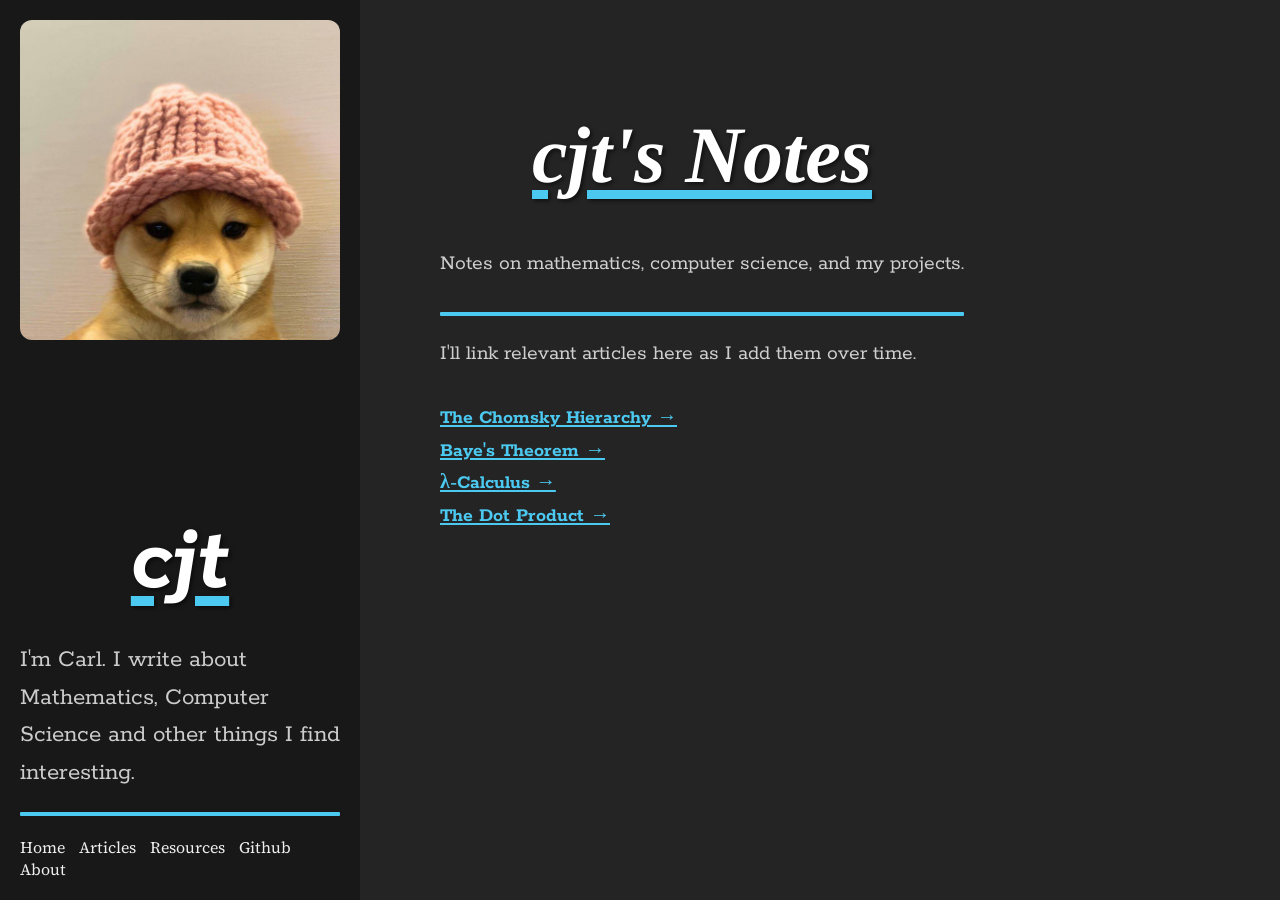
<file: index.html>
<!DOCTYPE html>
<html lang="en">
<head>
  <meta charset="UTF-8">
  <title>cjt's Notes</title>
  <link href="https://fonts.googleapis.com/css2?family=Rokkitt:wght@400;600;700&family=Source+Serif+4:wght@400;600&display=swap" rel="stylesheet">
  <link rel="stylesheet" href="styles.css">
</head>
<body>

  <div class="container">
    <aside class="sidebar">
      <div class="top">
        <img src="./images/avatar.jpg" alt="me" class="avatar">
      </div>

      <div class="bottom">
        <h1 class="page-title">cjt</h1>
        <p class="page-paragraph">I'm Carl. I write about Mathematics, Computer Science and other things I find interesting.</p>
        <div class="divider"></div>
        <nav>
          <a href="index.html">Home</a>
          <a href="articles.html">Articles</a>
	  <a href="resources.html">Resources</a>
          <a href="https://github.com/cjrt">Github</a>
	  <a href="about.html">About</a>
        </nav>
      </div>
    </aside>

    <main class="content">
     <h1 class="page-title">cjt's Notes</h1>

<p class="page-paragraph">
Notes on mathematics, computer science, and my projects.
</p>

<div class="divider"></div>

<p class="page-paragraph">
I'll link relevant articles here as I add them over time.
</p>

<p class="page-paragraph">
<a href="articles/chomskyhierarchy.html" class="article-hyperlink">
The Chomsky Hierarchy →
</a>
<br>
<a href="articles/bayestheorem.html" class="article-hyperlink">
Baye's Theorem →
</a>
<br>
<a href="articles/lambdacalculus.html" class="article-hyperlink">
λ-Calculus →
</a>
<br>
<a href="articles/dotproduct.html" class="article-hyperlink">
The Dot Product →
</a>
</p>
      
    </main>
  </div>

</body>
</html>
</file>
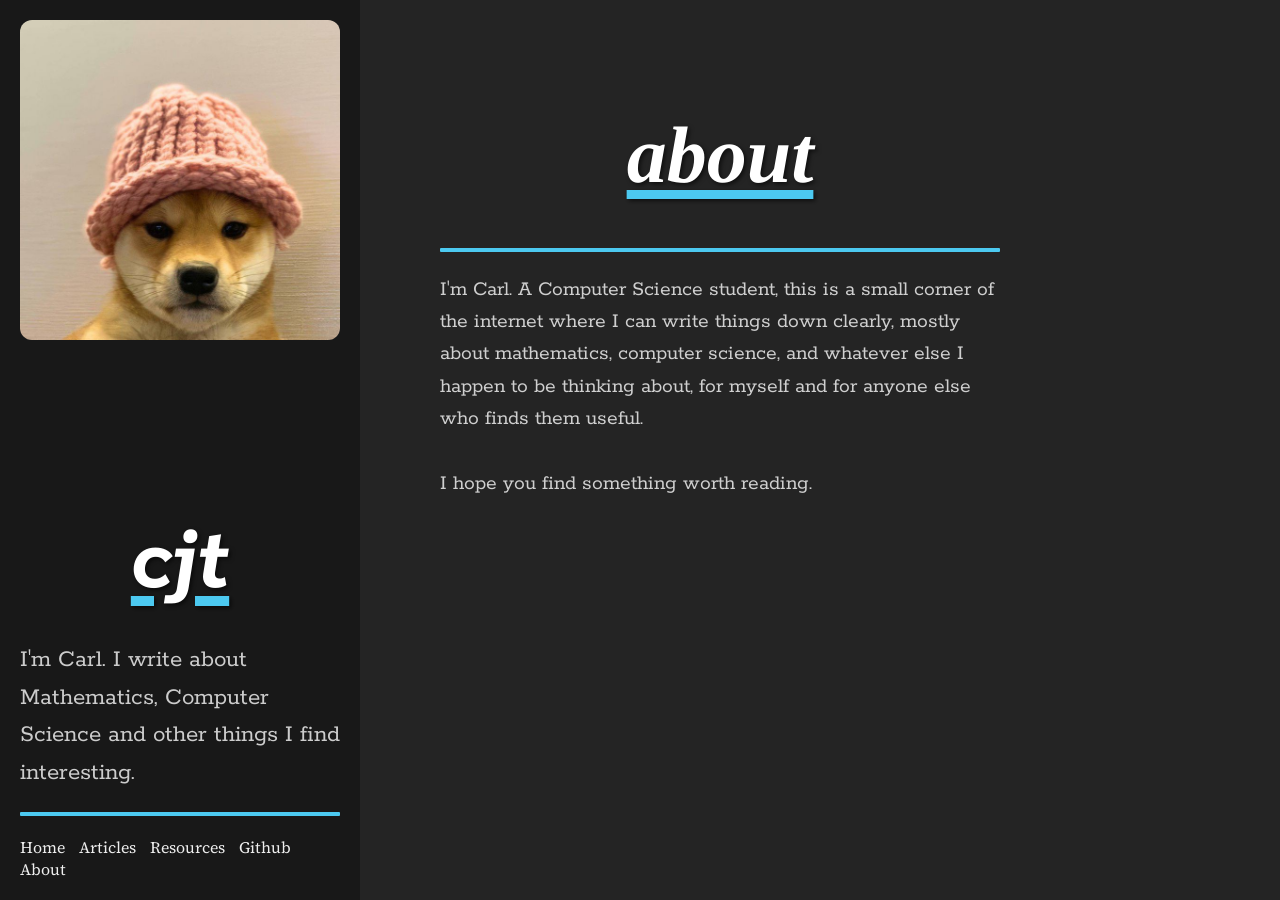
<file: about.html>
<!DOCTYPE html>
<html lang="en">
<head>
  <meta charset="UTF-8">
  <title>cjt's Notes - about</title>
  <link href="https://fonts.googleapis.com/css2?family=Rokkitt:wght@400;600;700&family=Source+Serif+4:wght@400;600&display=swap" rel="stylesheet">
  <link rel="stylesheet" href="styles.css">
</head>
<body>
  <div class="container">
    <aside class="sidebar">
      <div class="top">
        <img src="./images/avatar.jpg" alt="me" class="avatar">
      </div>
      <div class="bottom">
        <h1 class="page-title">cjt</h1>
        <p class="page-paragraph">I'm Carl. I write about Mathematics, Computer Science and other things I find interesting.</p>
        <div class="divider"></div>
        <nav>
          <a href="index.html">Home</a>
          <a href="articles.html">Articles</a>
          <a href="resources.html">Resources</a>
          <a href="https://github.com/cjrt">Github</a>
          <a href="about.html">About</a>
        </nav>
      </div>
    </aside>
    <main class="content">
      <h1 class="page-title">about</h1>
      <div class="divider"></div>
      <p class="page-paragraph">

	I'm Carl. A Computer Science student, this is a small corner of the internet where I can write things down clearly, mostly about mathematics, computer science, and whatever else I happen to be thinking about, for myself and for anyone else who finds them useful.
	<br><br>
	I hope you find something worth reading.
      </p>
    </main>
  </div>
</body>
</html>
</file>
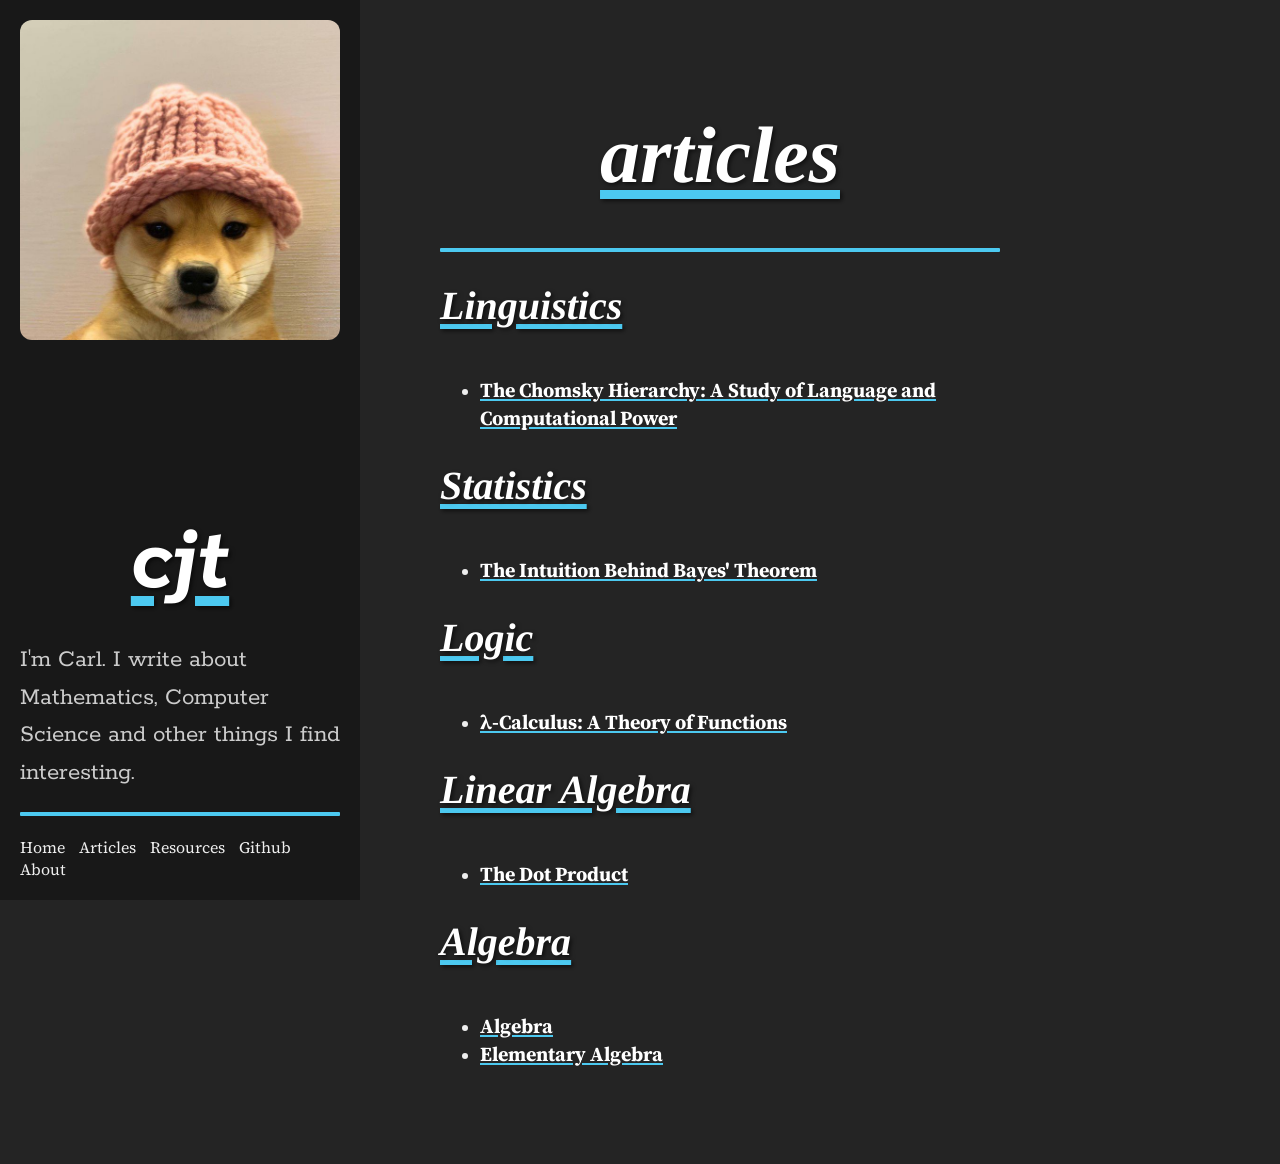
<file: articles.html>
<!DOCTYPE html>
<html lang="en">
<head>
  <meta charset="UTF-8">
  <title>cjt's Notes - articles</title>
  <link href="https://fonts.googleapis.com/css2?family=Rokkitt:wght@400;600;700&family=Source+Serif+4:wght@400;600&display=swap" rel="stylesheet">
  <link rel="stylesheet" href="styles.css">
</head>
<body>
  <div class="container">
    <aside class="sidebar">
      <div class="top">
	<a href="home.html">
        <img src="./images/avatar.jpg" alt="me" class="avatar">
	</a>
      </div>
      <div class="bottom">
        <h1 class="page-title">cjt</h1>
        <p class="page-paragraph">I'm Carl. I write about Mathematics, Computer Science and other things I find interesting.</p>
        <div class="divider"></div>
        <nav>
          <a href="index.html">Home</a>
          <a href="articles.html">Articles</a>
          <a href="resources.html">Resources</a>
          <a href="https://github.com/cjrt">Github</a>
          <a href="about.html">About</a>
        </nav>
      </div>
    </aside>
    <main class="content">
      <h1 class="page-title">articles</h1>
      <div class="divider"></div>
      <h2 class="section-title">Linguistics</h2>
      <ul>
        <li><a class="article-hyperlink" href="articles/chomskyhierarchy.html">The Chomsky Hierarchy: A Study of Language and Computational Power</a></li>
      </ul>
      <h2 class="section-title">Statistics</h2>
      <ul>
        <li><a class="article-hyperlink" href="articles/bayestheorem.html">The Intuition Behind Bayes' Theorem</a></li>
      </ul>
      <h2 class="section-title">Logic</h2>
      <ul>
        <li><a class="article-hyperlink" href="articles/lambdacalculus.html">λ-Calculus: A Theory of Functions</a></li>
      </ul>
      <h2 class="section-title">Linear Algebra</h2>
      <ul>
        <li><a class="article-hyperlink" href="articles/dotproduct.html">The Dot Product</a></li>
      </ul>
      <h2 class="section-title">Algebra</h2>
      <ul>
        <li><a class="article-hyperlink" href="articles/algebra.html">Algebra</a></li>
	<li><a class="article-hyperlink" href="articles/elementaryalgebra.html">Elementary Algebra</a></li>
      </ul>
    </main>
  </div>
</body>
</html>
</file>
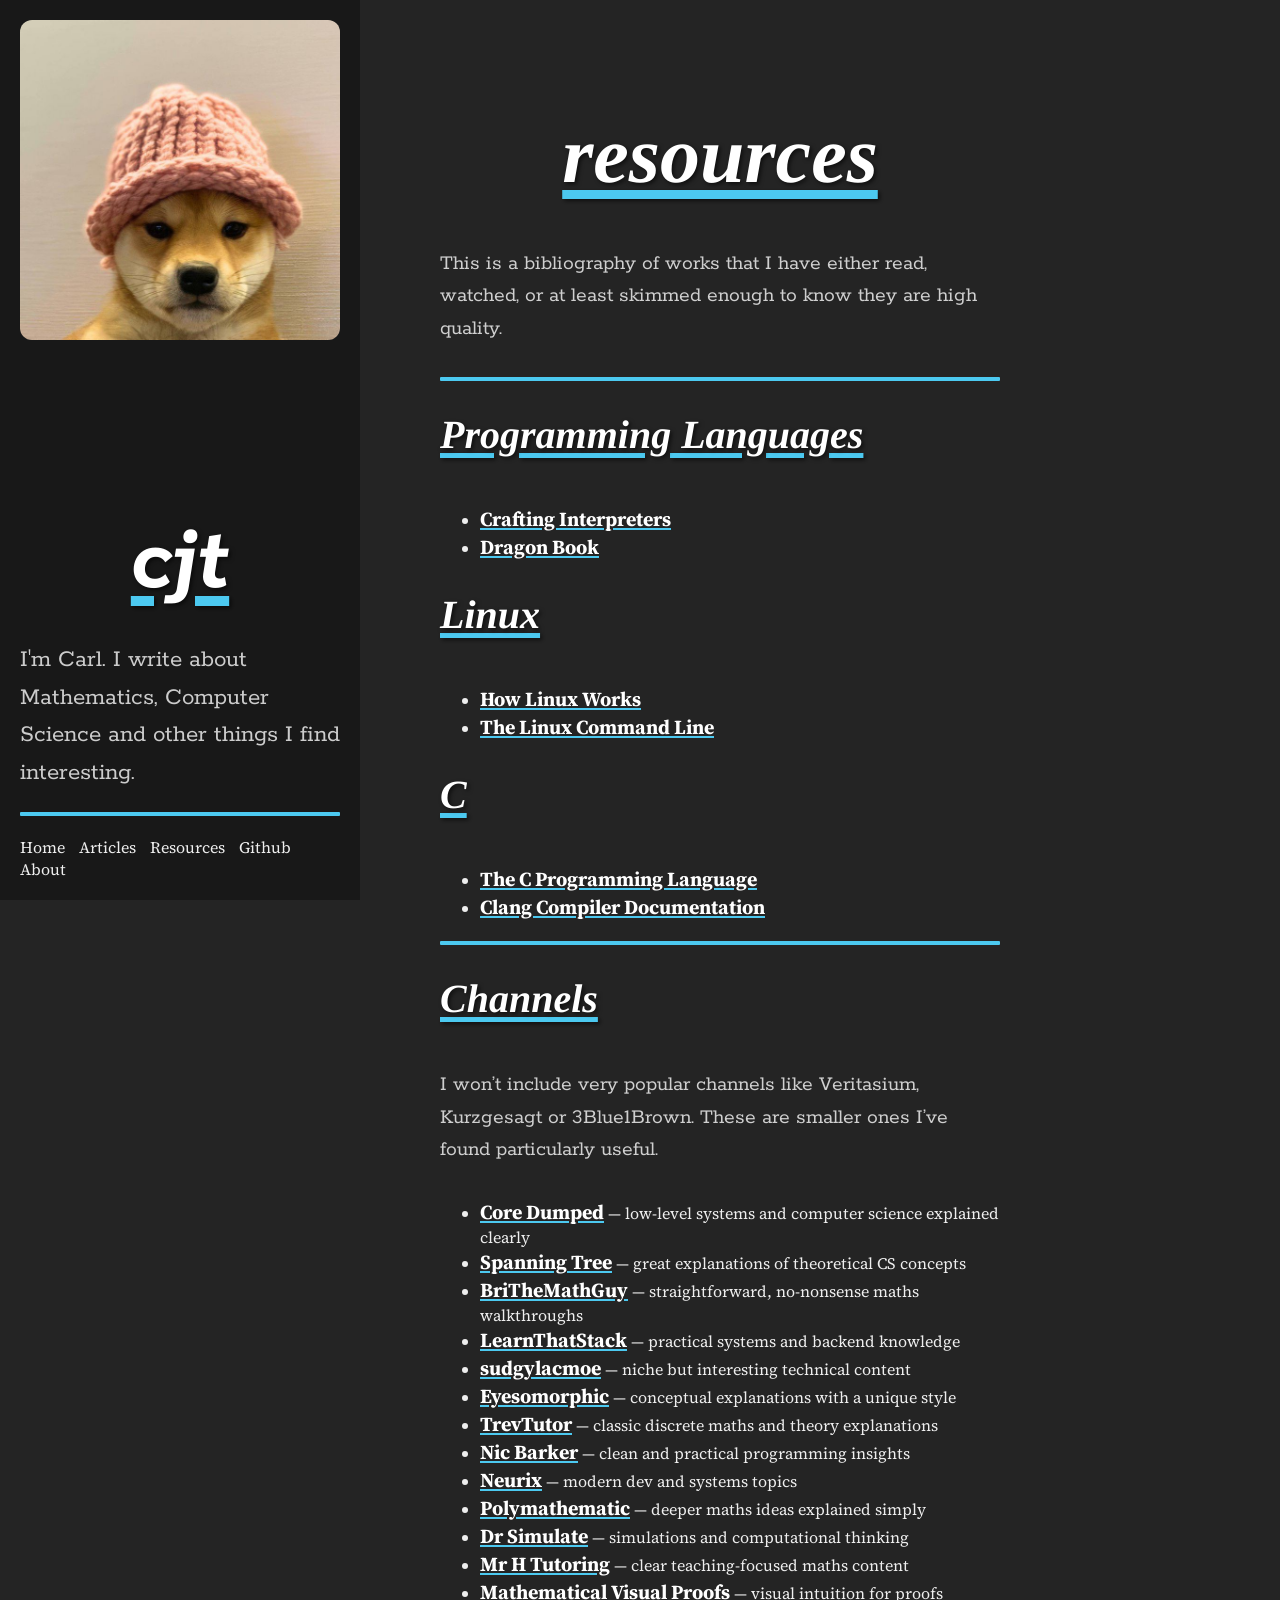
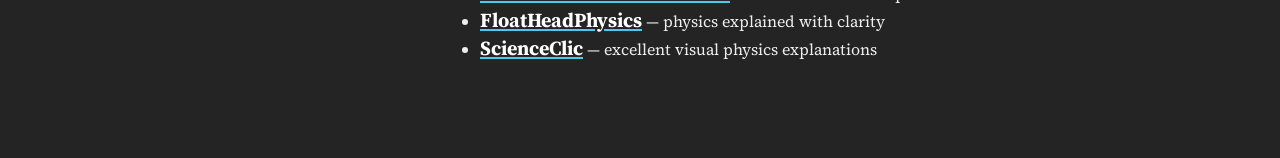
<file: resources.html>
<!DOCTYPE html>
<html lang="en">
<head>
  <meta charset="UTF-8">
  <title>cjt's Notes - resources</title>
  <link href="https://fonts.googleapis.com/css2?family=Rokkitt:wght@400;600;700&family=Source+Serif+4:wght@400;600&display=swap" rel="stylesheet">
  <link rel="stylesheet" href="styles.css">
</head>
<body>
  <div class="container">
    <aside class="sidebar">
      <div class="top">
        <a href="../home.html">
          <img src="./images/avatar.jpg" alt="me" class="avatar">
        </a>
      </div>
      <div class="bottom">
        <h1 class="page-title">cjt</h1>
        <p class="page-paragraph">I'm Carl. I write about Mathematics, Computer Science and other things I find interesting.</p>
        <div class="divider"></div>
        <nav>
          <a href="index.html">Home</a>
          <a href="articles.html">Articles</a>
          <a href="resources.html">Resources</a>
          <a href="https://github.com/cjrt">Github</a>
          <a href="about.html">About</a>
        </nav>
      </div>
    </aside>
 
    <main class="content">
      <h1 class="page-title">resources</h1>
      <p class="page-paragraph">
	This is a bibliography of works that I have either read, watched, or at least skimmed enough to know they are high quality.
      </p>

      <div class="divider"></div>

      
      <h1 class="section-title">Programming Languages</h1>
      <ul>
        <li><a class="article-hyperlink" href="https://craftinginterpreters.com/contents.html">Crafting Interpreters</a></li> 
        <li><a class="article-hyperlink" href="https://faculty.sist.shanghaitech.edu.cn/faculty/songfu/cav/Dragon-book.pdf">Dragon Book</a></li>
      </ul>
      <h1 class="section-title">Linux</h1>
      <ul>
        <li><a class="article-hyperlink" href="https://stcformation.com/wp-content/uploads/2023/10/How-Linux-Works-What-Every-Superuser-Should-Know.pdf">How Linux Works</a></li> 
        <li><a class="article-hyperlink" href="https://www.kea.nu/files/textbooks/humblesec/thelinuxcommandline.pdf">The Linux Command Line</a></li>
      </ul>
      <h1 class="section-title">C</h1>
      <ul>
        <li><a class="article-hyperlink" href="https://seriouscomputerist.atariverse.com/media/pdf/book/C%20Programming%20Language%20-%202nd%20Edition%20(OCR).pdf">The C Programming Language</a></li> 
        <li><a class="article-hyperlink" href="https://clang.llvm.org/docs/">Clang Compiler Documentation</a></li>
      </ul>
      <div class="divider"></div>
      <h1 class="section-title">Channels</h1>
<p class="page-paragraph">
I won’t include very popular channels like Veritasium, Kurzgesagt or 3Blue1Brown. These are smaller ones I’ve found particularly useful.
</p>

<ul>
  <li>
    <a class="article-hyperlink" href="https://www.youtube.com/@CoreDumpped">Core Dumped</a>
    — low-level systems and computer science explained clearly
  </li> 

  <li>
    <a class="article-hyperlink" href="https://www.youtube.com/@SpanningTree">Spanning Tree</a>
    — great explanations of theoretical CS concepts
  </li>

  <li>
    <a class="article-hyperlink" href="https://www.youtube.com/@BriTheMathGuy">BriTheMathGuy</a>
    — straightforward, no-nonsense maths walkthroughs
  </li> 

  <li>
    <a class="article-hyperlink" href="https://www.youtube.com/@LearnThatStack">LearnThatStack</a>
    — practical systems and backend knowledge
  </li>

  <li>
    <a class="article-hyperlink" href="https://www.youtube.com/@sudgylacmoe">sudgylacmoe</a>
    — niche but interesting technical content
  </li> 

  <li>
    <a class="article-hyperlink" href="https://www.youtube.com/@Eyesomorphic">Eyesomorphic</a>
    — conceptual explanations with a unique style
  </li>

  <li>
    <a class="article-hyperlink" href="https://www.youtube.com/@Trevtutor">TrevTutor</a>
    — classic discrete maths and theory explanations
  </li> 

  <li>
    <a class="article-hyperlink" href="https://www.youtube.com/@nicbarkeragain">Nic Barker</a>
    — clean and practical programming insights
  </li>

  <li>
    <a class="article-hyperlink" href="https://www.youtube.com/@NeurixTech">Neurix</a>
    — modern dev and systems topics
  </li> 

  <li>
    <a class="article-hyperlink" href="https://www.youtube.com/@polymathematic">Polymathematic</a>
    — deeper maths ideas explained simply
  </li>

  <li>
    <a class="article-hyperlink" href="https://www.youtube.com/@DrSimulate">Dr Simulate</a>
    — simulations and computational thinking
  </li> 

  <li>
    <a class="article-hyperlink" href="https://www.youtube.com/@mrhtutoring">Mr H Tutoring</a>
    — clear teaching-focused maths content
  </li>

  <li>
    <a class="article-hyperlink" href="https://www.youtube.com/@MathVisualProofs">Mathematical Visual Proofs</a>
    — visual intuition for proofs
  </li> 

  <li>
    <a class="article-hyperlink" href="https://www.youtube.com/@Mahesh_Shenoy">FloatHeadPhysics</a>
    — physics explained with clarity
  </li>

  <li>
    <a class="article-hyperlink" href="https://www.youtube.com/@ScienceClicEN">ScienceClic</a>
    — excellent visual physics explanations
  </li>
</ul>
    </main>
  </div>
</body>
</html>
</file>
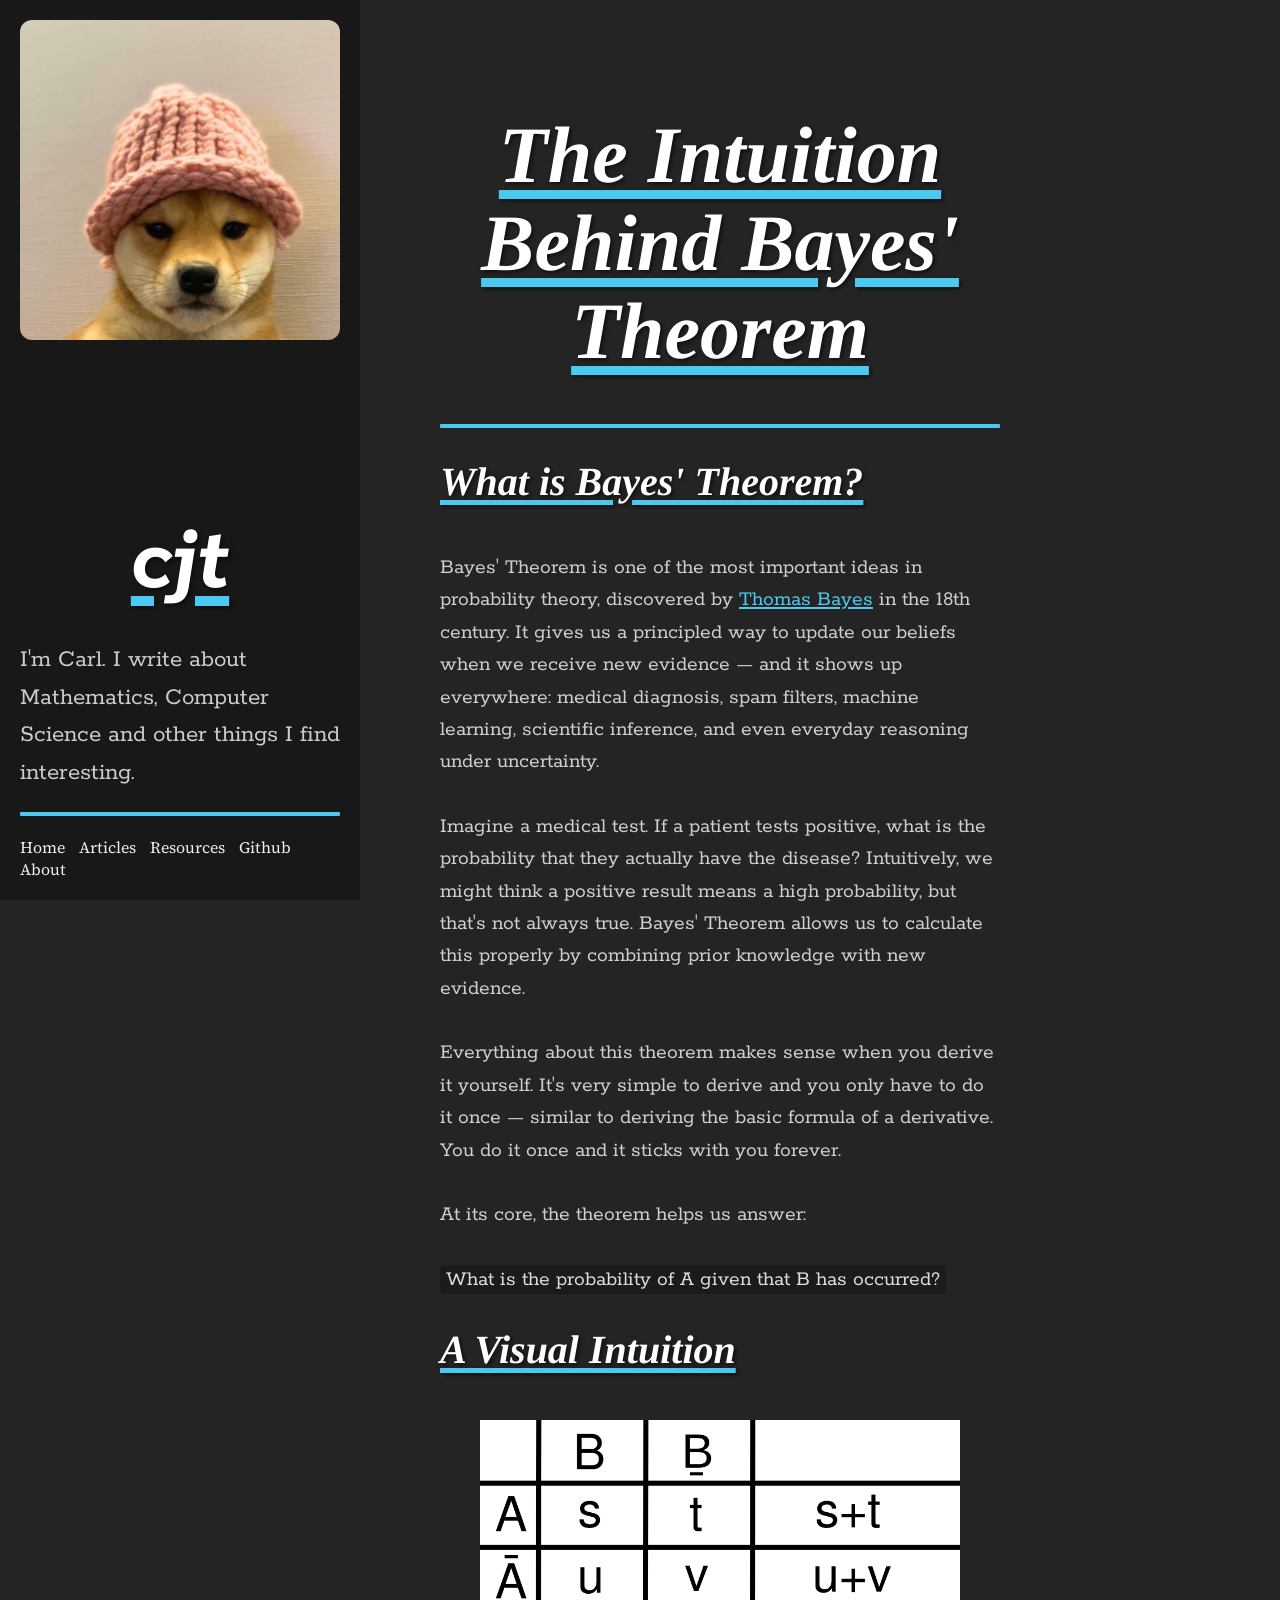
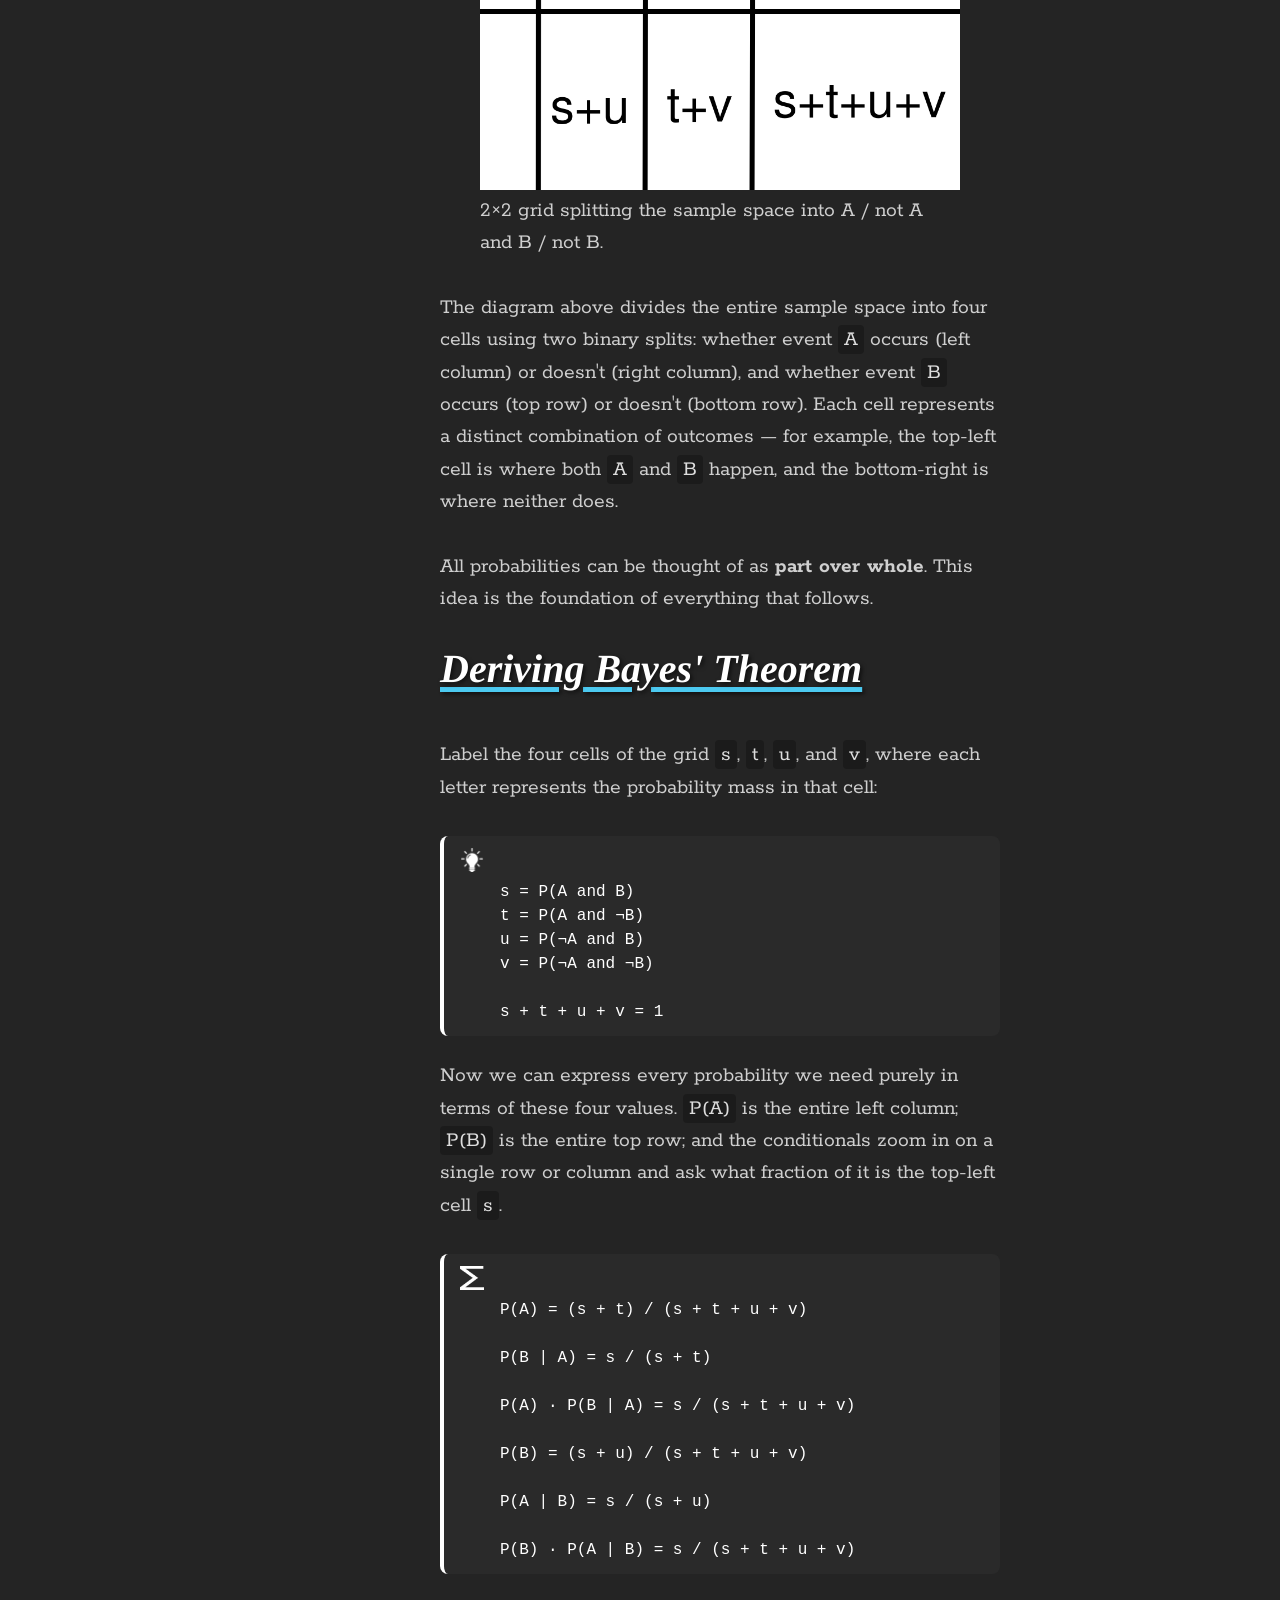
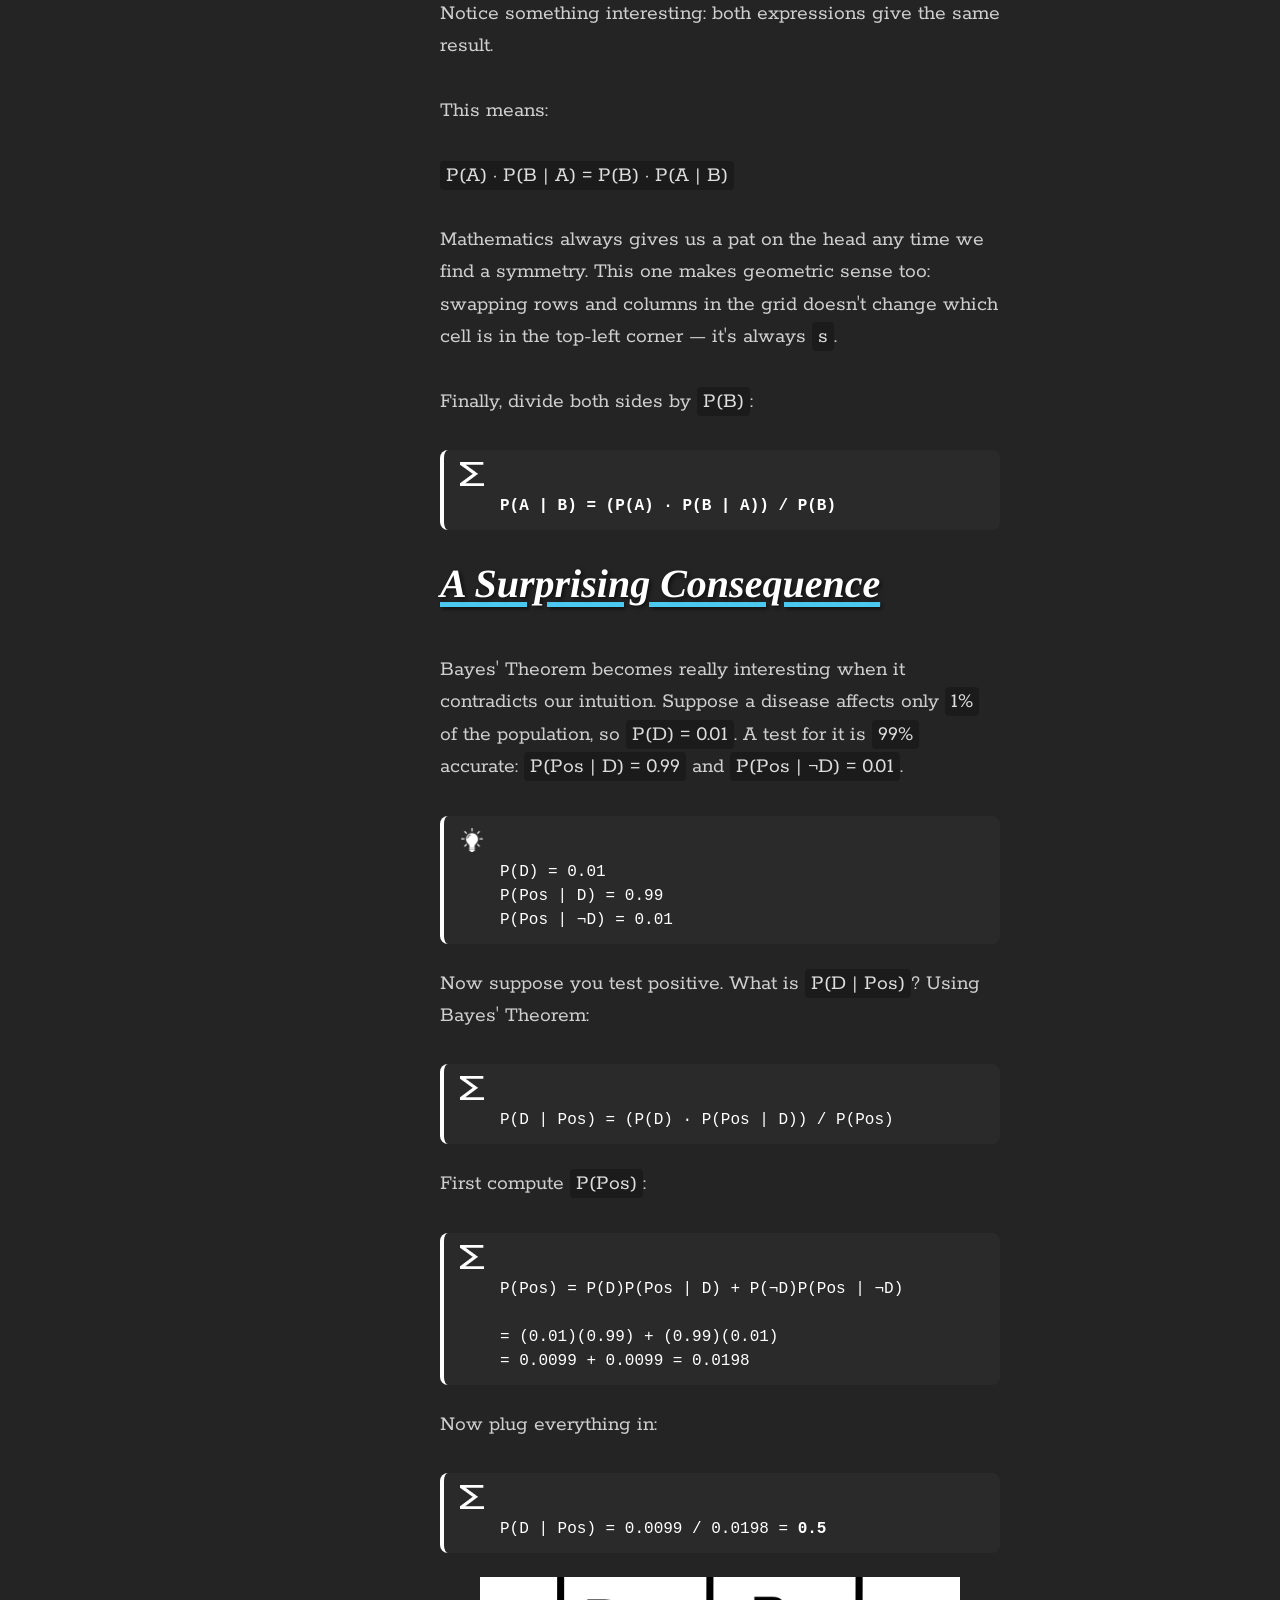
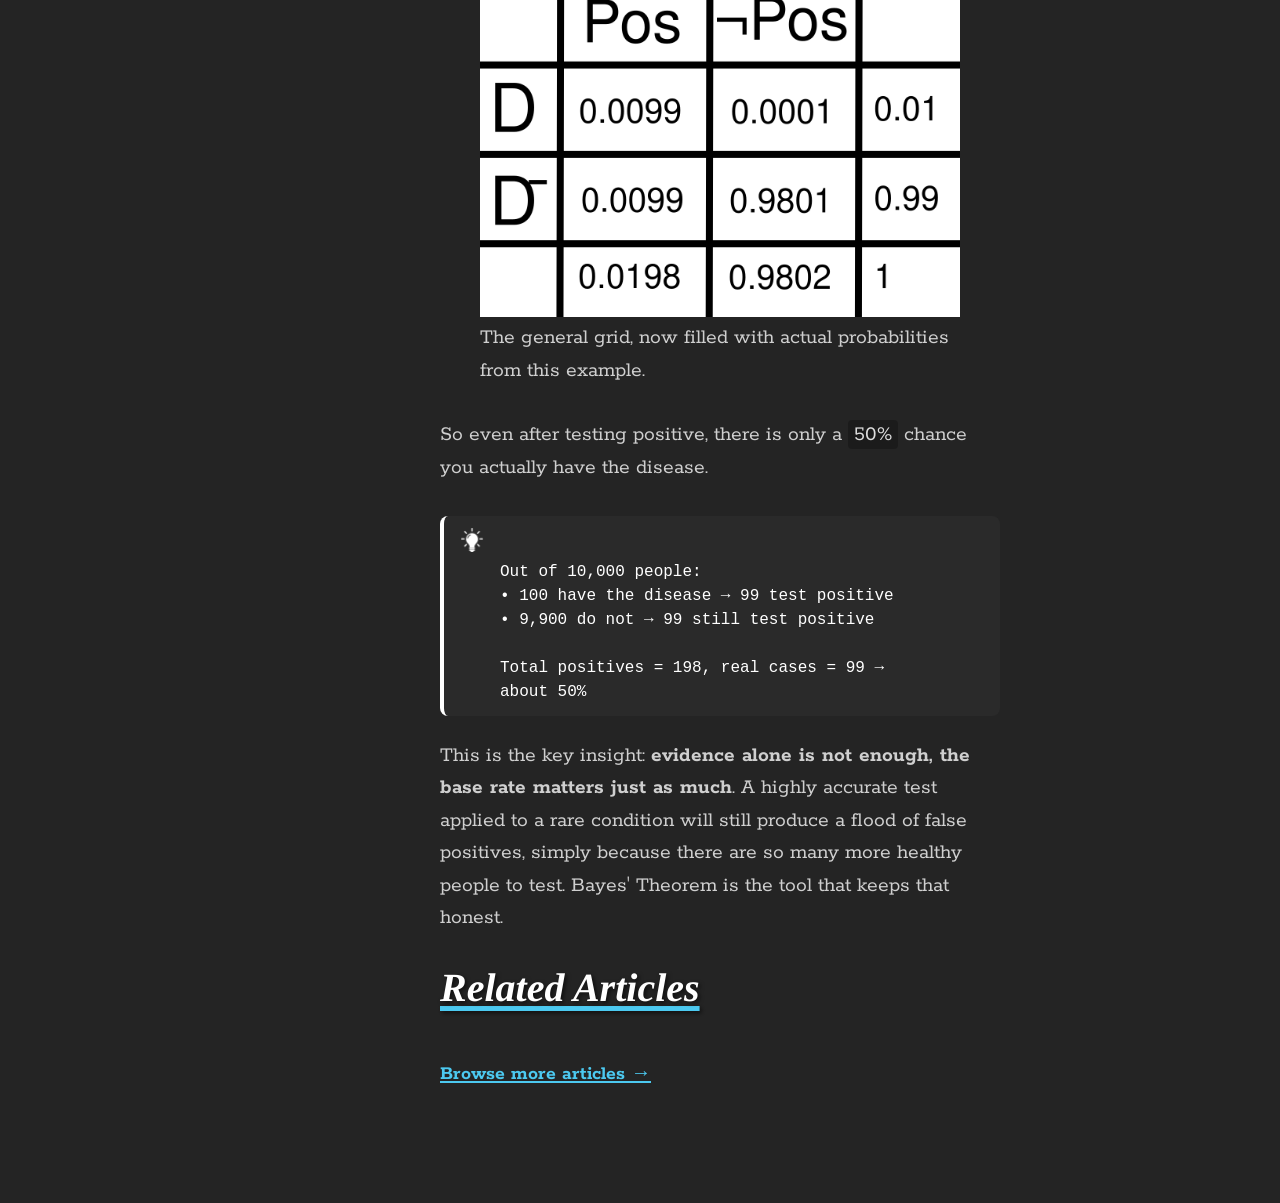
<file: articles/bayestheorem.html>
<!DOCTYPE html>
<html lang="en">
<head>
  <meta charset="UTF-8">
  <title>Bayes' Theorem</title>
  <link href="https://fonts.googleapis.com/css2?family=Rokkitt:wght@400;600;700&family=Source+Serif+4:wght@400;600&display=swap" rel="stylesheet">
  <link rel="stylesheet" href="../styles.css">
</head>
<body>
  <div class="container">
    <aside class="sidebar">
      <div class="top">
        <a href="../home.html">
          <img src="../images/avatar.jpg" alt="me" class="avatar">
        </a>
      </div>
      <div class="bottom">
        <h1 class="page-title">cjt</h1>
        <p class="page-paragraph">
          I'm Carl. I write about Mathematics, Computer Science and other things I find interesting.
        </p>
        <div class="divider"></div>
        <nav>
          <a href="../index.html">Home</a>
          <a href="../articles.html">Articles</a>
          <a href="../resources.html">Resources</a>
          <a href="https://github.com/cjrt">Github</a>
          <a href="../about.html">About</a>
        </nav>
      </div>
    </aside>
 
    <main class="content">
      <h1 class="page-title">The Intuition Behind Bayes' Theorem</h1>
 
      <div class="divider"></div>
 
      <h2 class="section-title">What is Bayes' Theorem?</h2>
 
      <p class="page-paragraph">
        Bayes' Theorem is one of the most important ideas in probability theory, discovered by <a href="https://en.wikipedia.org/wiki/Thomas_Bayes">Thomas Bayes</a> in the 18th century. It gives us a principled way to update our beliefs when we receive new evidence — and it shows up everywhere: medical diagnosis, spam filters, machine learning, scientific inference, and even everyday reasoning under uncertainty.
      </p>
 
      <p class="page-paragraph">
        Imagine a medical test. If a patient tests positive, what is the probability that they actually have the disease? Intuitively, we might think a positive result means a high probability, but that's not always true. Bayes' Theorem allows us to calculate this properly by combining prior knowledge with new evidence.
        <br><br>
        Everything about this theorem makes sense when you derive it yourself. It's very simple to derive and you only have to do it once — similar to deriving the basic formula of a derivative. You do it once and it sticks with you forever.
      </p>
 
      <p class="page-paragraph">
        At its core, the theorem helps us answer:
        <br><br>
        <span class="keyword">What is the probability of A given that B has occurred?</span>
      </p>
 
      <h2 class="section-title">A Visual Intuition</h2>
 
      <figure>
        <img src="../images/probabilitybox.png" alt="Probability diagram showing regions A and B" style="max-width: 100%; object-fit: contain;">
        <figcaption class="page-paragraph">
          2×2 grid splitting the sample space into A / not A and B / not B.
        </figcaption>
      </figure>
 
      <p class="page-paragraph">
        The diagram above divides the entire sample space into four cells using two binary splits: whether event <span class="keyword">A</span> occurs (left column) or doesn't (right column), and whether event <span class="keyword">B</span> occurs (top row) or doesn't (bottom row). Each cell represents a distinct combination of outcomes — for example, the top-left cell is where both <span class="keyword">A</span> and <span class="keyword">B</span> happen, and the bottom-right is where neither does.
      </p>
 
      <p class="page-paragraph">
        All probabilities can be thought of as <b>part over whole</b>. This idea is the foundation of everything that follows.
      </p>
 
      <h2 class="section-title">Deriving Bayes' Theorem</h2>
 
      <p class="page-paragraph">
        Label the four cells of the grid <span class="keyword">s</span>, <span class="keyword">t</span>, <span class="keyword">u</span>, and <span class="keyword">v</span>, where each letter represents the probability mass in that cell:
      </p>
 
      <div class="note-container">
	<div class="note-header">
	  <img src="../images/lightbulb.png" alt="Lightbulb" class="note-icon">
	</div>
        <p class="note-content">
          s = P(A and B)<br>
          t = P(A and ¬B)<br>
          u = P(¬A and B)<br>
          v = P(¬A and ¬B)<br><br>
          s + t + u + v = 1 
        </p>
      </div>
 
      <p class="page-paragraph">
        Now we can express every probability we need purely in terms of these four values. <span class="keyword">P(A)</span> is the entire left column; <span class="keyword">P(B)</span>  is the entire top row; and the conditionals zoom in on a single row or column and ask what fraction of it is the top-left cell <span class="keyword">s</span>.
      </p>
 
      <div class="note-container">
        <div class="note-header">
	  <img src="../images/sigma.png" alt="Lightbulb" class="note-icon">
	</div>
        <p class="note-content">
          P(A) = (s + t) / (s + t + u + v)<br><br>
 
	  P(B | A) = s / (s + t)<br><br>
 
          P(A) · P(B | A) = s / (s + t + u + v)<br><br>
 
          P(B) = (s + u) / (s + t + u + v)<br><br>
 
	  P(A | B) = s / (s + u)<br><br>
 
          P(B) · P(A | B) = s / (s + t + u + v)
        </p>
      </div>
 
      <p class="page-paragraph">
        Notice something interesting: both expressions give the same result.
      </p>
 
      <p class="page-paragraph">
        This means:
        <br><br>
        <span class="keyword">P(A) · P(B | A) = P(B) · P(A | B)</span>
      </p>
 
      <p class="page-paragraph">
        Mathematics always gives us a pat on the head any time we find a symmetry. This one makes geometric sense too: swapping rows and columns in the grid doesn't change which cell is in the top-left corner — it's always <span class="keyword">s</span>.
      </p>
 
      <p class="page-paragraph">
        Finally, divide both sides by <span class="keyword">P(B)</span>:
      </p>
 
      <div class="note-container">
	<div class="note-header">
	  <img src="../images/sigma.png" alt="Lightbulb" class="note-icon">
	</div>
        <p class="note-content">
          <strong>P(A | B) = (P(A) · P(B | A)) / P(B)</strong>
        </p>
      </div>
 
      <h2 class="section-title">A Surprising Consequence</h2>
 
      <p class="page-paragraph">
        Bayes' Theorem becomes really interesting when it contradicts our intuition. Suppose a disease affects only <span class="keyword">1%</span> of the population, so <span class="keyword">P(D) = 0.01</span>. A test for it is <span class="keyword">99%</span> accurate: <span class="keyword">P(Pos | D) = 0.99</span> and <span class="keyword">P(Pos | ¬D) = 0.01</span>.
      </p>
 
      <div class="note-container">
	<div class="note-header">
	  <img src="../images/lightbulb.png" alt="Lightbulb" class="note-icon">
	</div>
        <p class="note-content">
          P(D) = 0.01<br>
          P(Pos | D) = 0.99<br>
          P(Pos | ¬D) = 0.01
        </p>
      </div>
 
      <p class="page-paragraph">
        Now suppose you test positive. What is <span class="keyword">P(D | Pos)</span>? Using Bayes' Theorem:
      </p>
 
      <div class="note-container">
        <div class="note-header">
	  <img src="../images/sigma.png" alt="Lightbulb" class="note-icon">
	</div>
        <p class="note-content">
          P(D | Pos) = (P(D) · P(Pos | D)) / P(Pos)
        </p>
      </div>
 
      <p class="page-paragraph">
        First compute <span class="keyword">P(Pos)</span>:
      </p>
 
      <div class="note-container">
	<div class="note-header">
	  <img src="../images/sigma.png" alt="Lightbulb" class="note-icon">
	</div>
        <p class="note-content">
          P(Pos) = P(D)P(Pos | D) + P(¬D)P(Pos | ¬D)<br><br>
          = (0.01)(0.99) + (0.99)(0.01)<br>
          = 0.0099 + 0.0099 = 0.0198
        </p>
      </div>
 
      <p class="page-paragraph">
        Now plug everything in:
      </p>
 
      <div class="note-container">
	<div class="note-header">
	  <img src="../images/sigma.png" alt="Lightbulb" class="note-icon">
	</div>
        <p class="note-content">
          P(D | Pos) = 0.0099 / 0.0198 = <strong>0.5</strong>
        </p>
      </div>
 
      <figure>
        <img src="../images/probabilitybox2.png" alt="Probability diagram showing regions A and B" style="max-width: 100%; object-fit: contain;">
        <figcaption class="page-paragraph">
          The general grid, now filled with actual probabilities from this example.
        </figcaption>
      </figure>
 
      <p class="page-paragraph">
        So even after testing positive, there is only a <span class="keyword">50%</span> chance you actually have the disease.
      </p>
 
      <div class="note-container">
	<div class="note-header">
	  <img src="../images/lightbulb.png" alt="Lightbulb" class="note-icon">
	</div>
        <p class="note-content">
          Out of 10,000 people:<br>
          • 100 have the disease → 99 test positive<br>
          • 9,900 do not → 99 still test positive<br><br>
          Total positives = 198, real cases = 99 → about 50%
        </p>
      </div>
 
      <p class="page-paragraph">
        This is the key insight: <b>evidence alone is not enough, the base rate matters just as much</b>. A highly accurate test applied to a rare condition will still produce a flood of false positives, simply because there are so many more healthy people to test. Bayes' Theorem is the tool that keeps that honest.
      </p>
 
      <h2 class="section-title">Related Articles</h2>
 
      <p class="page-paragraph">
        <a href="../articles.html" class="article-hyperlink">
          Browse more articles →
        </a>
      </p>
    </main>
  </div>
</body>
</html>
</file>
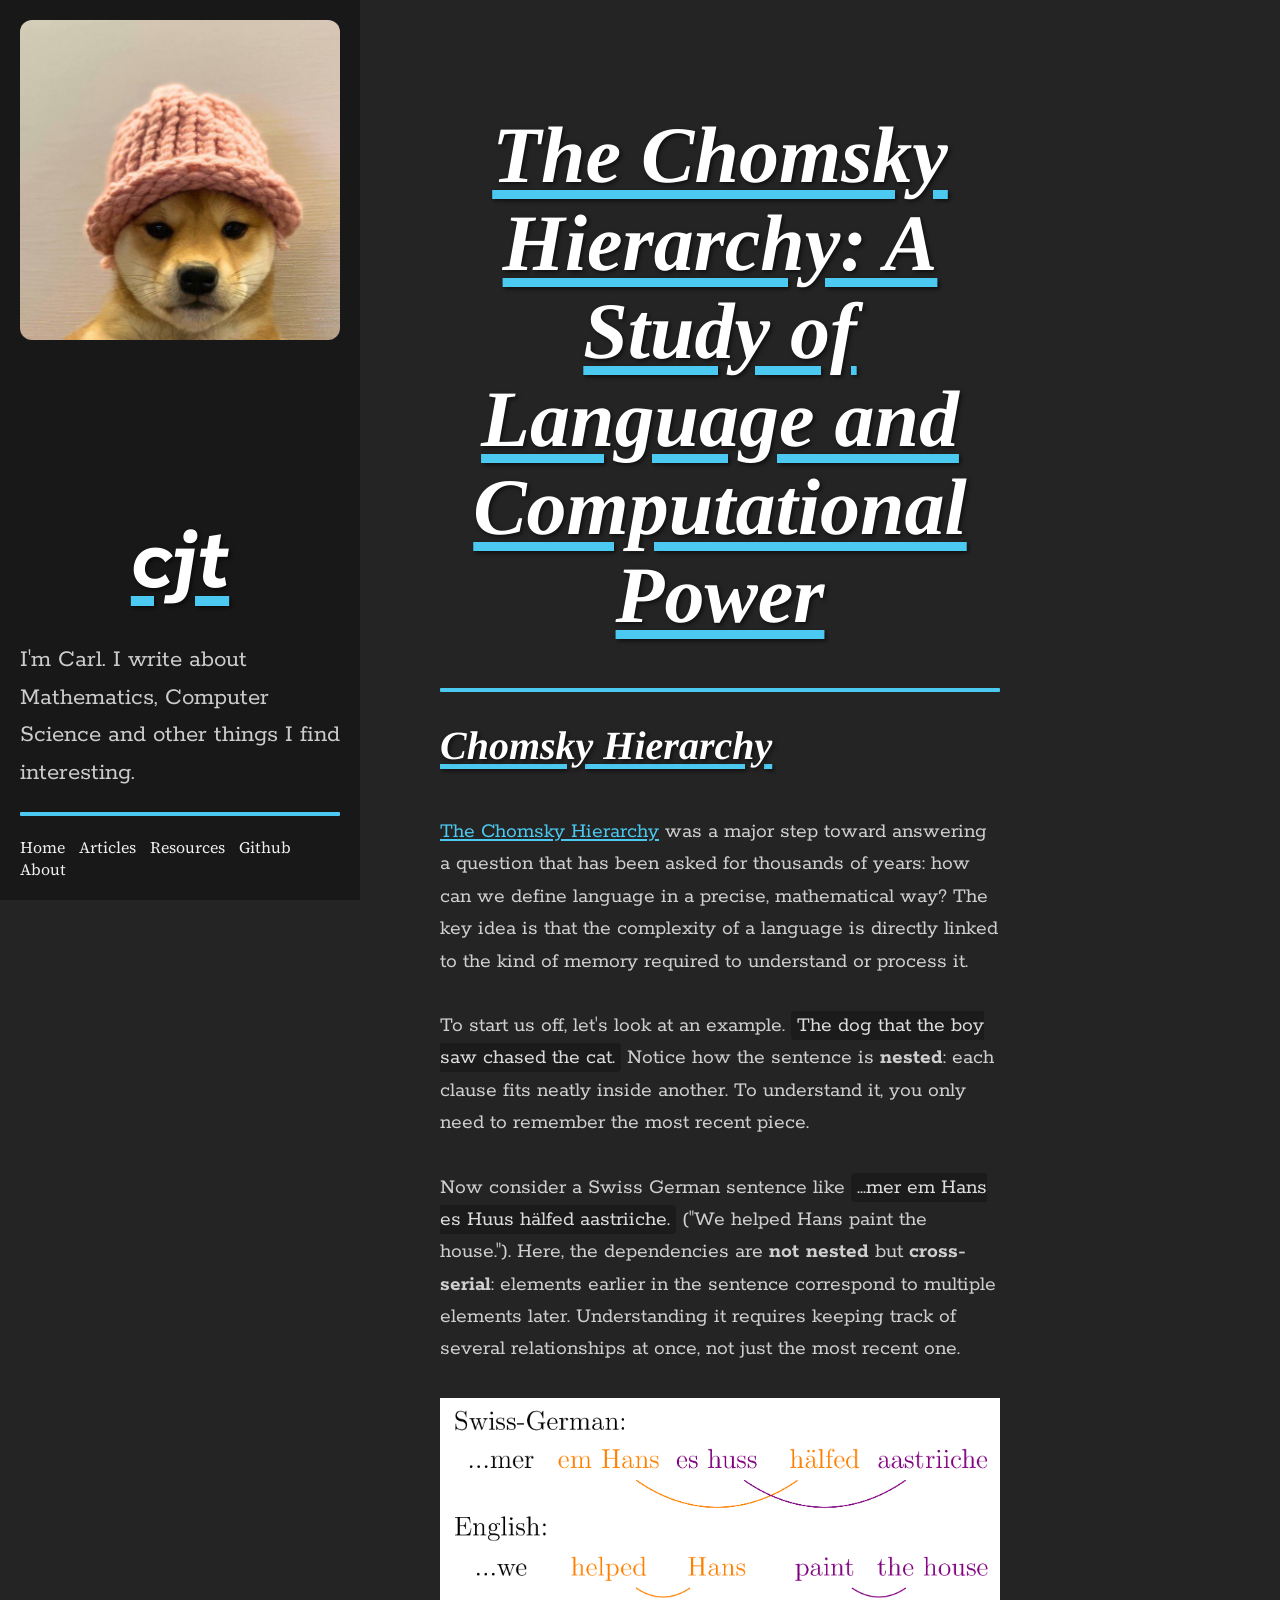
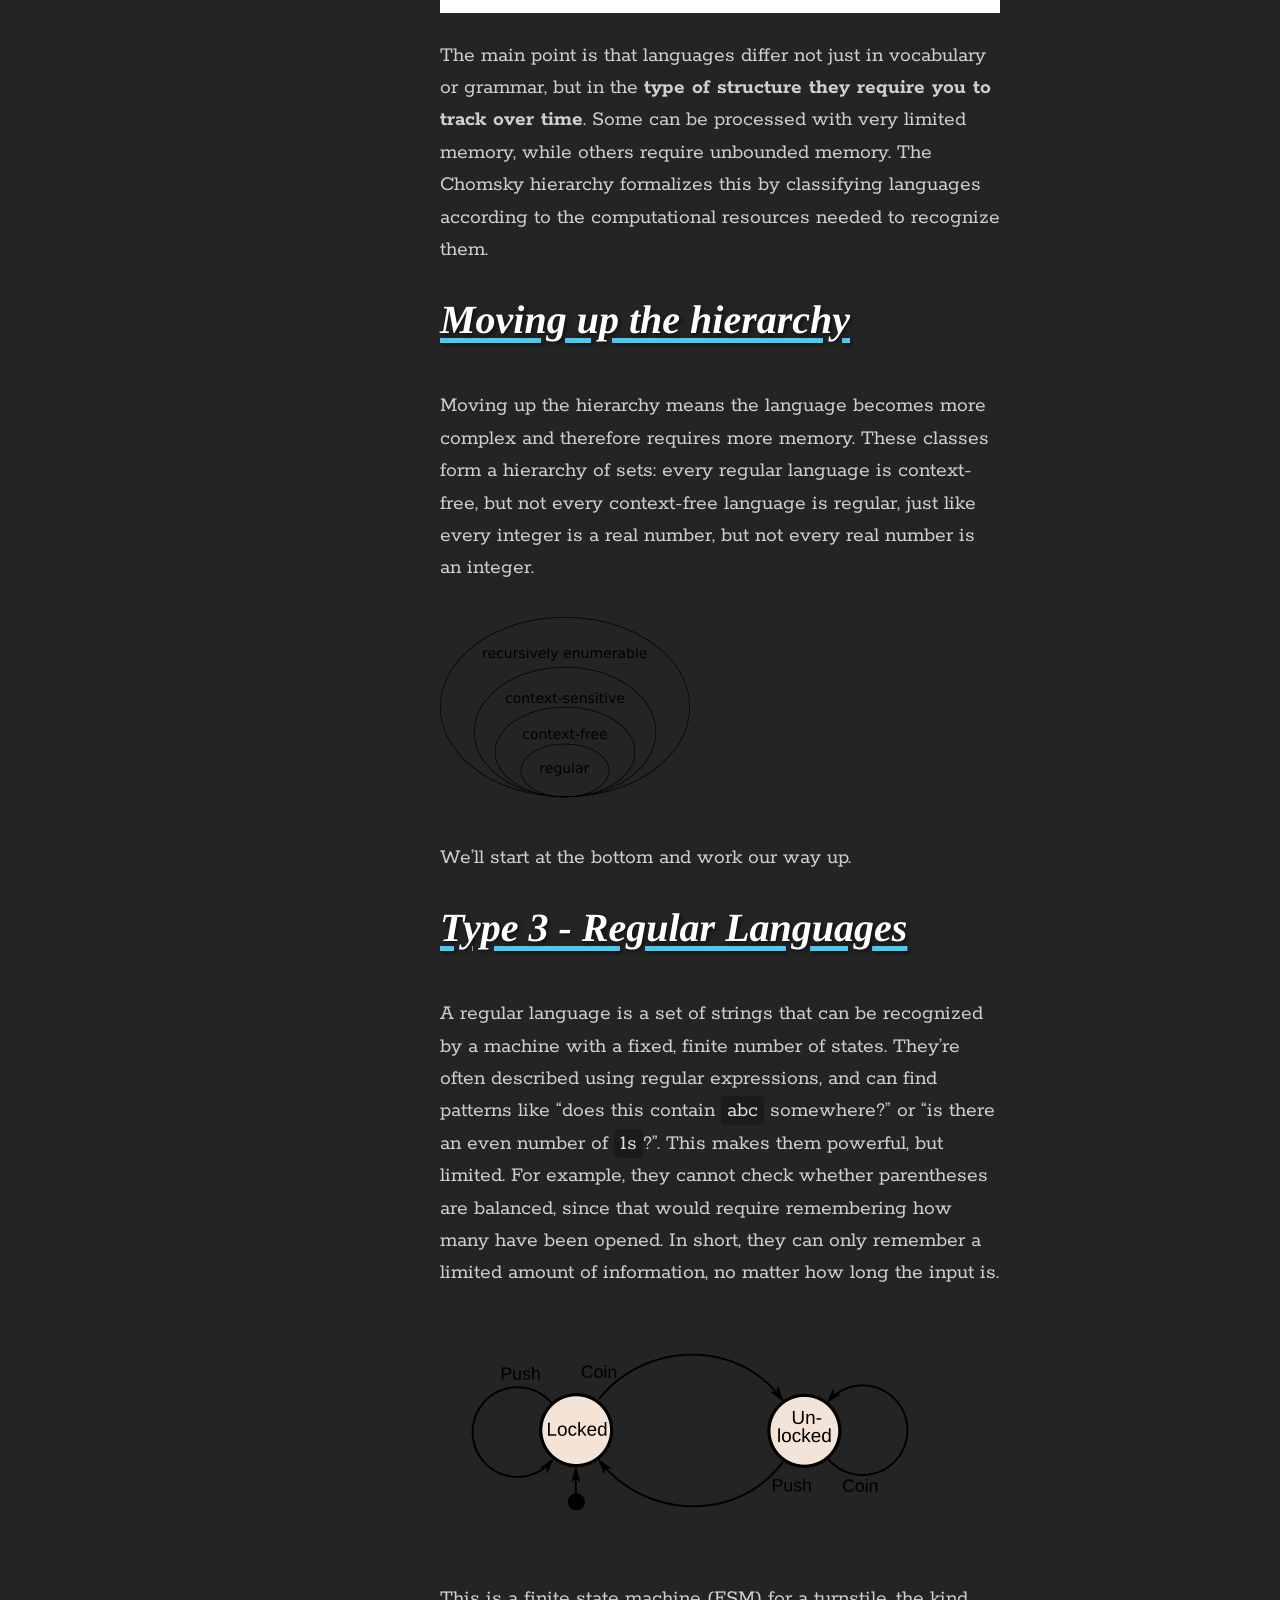
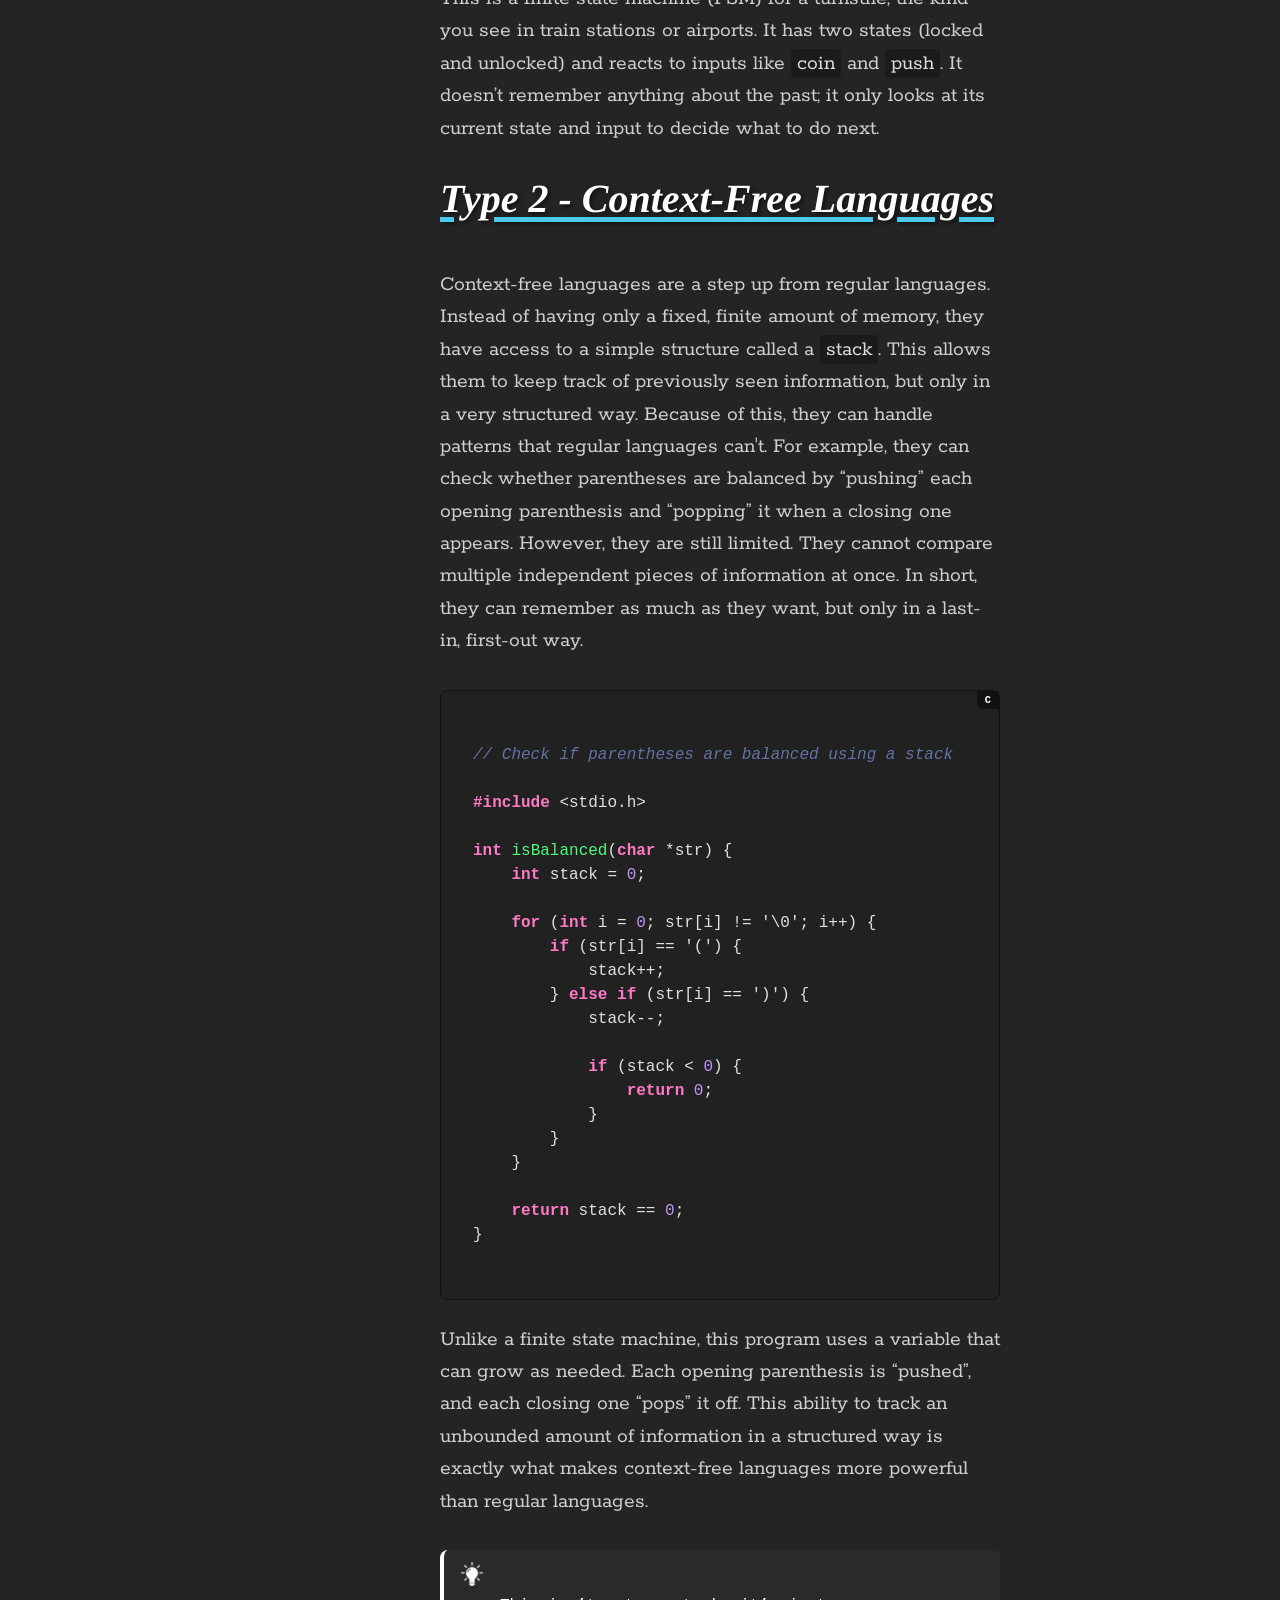
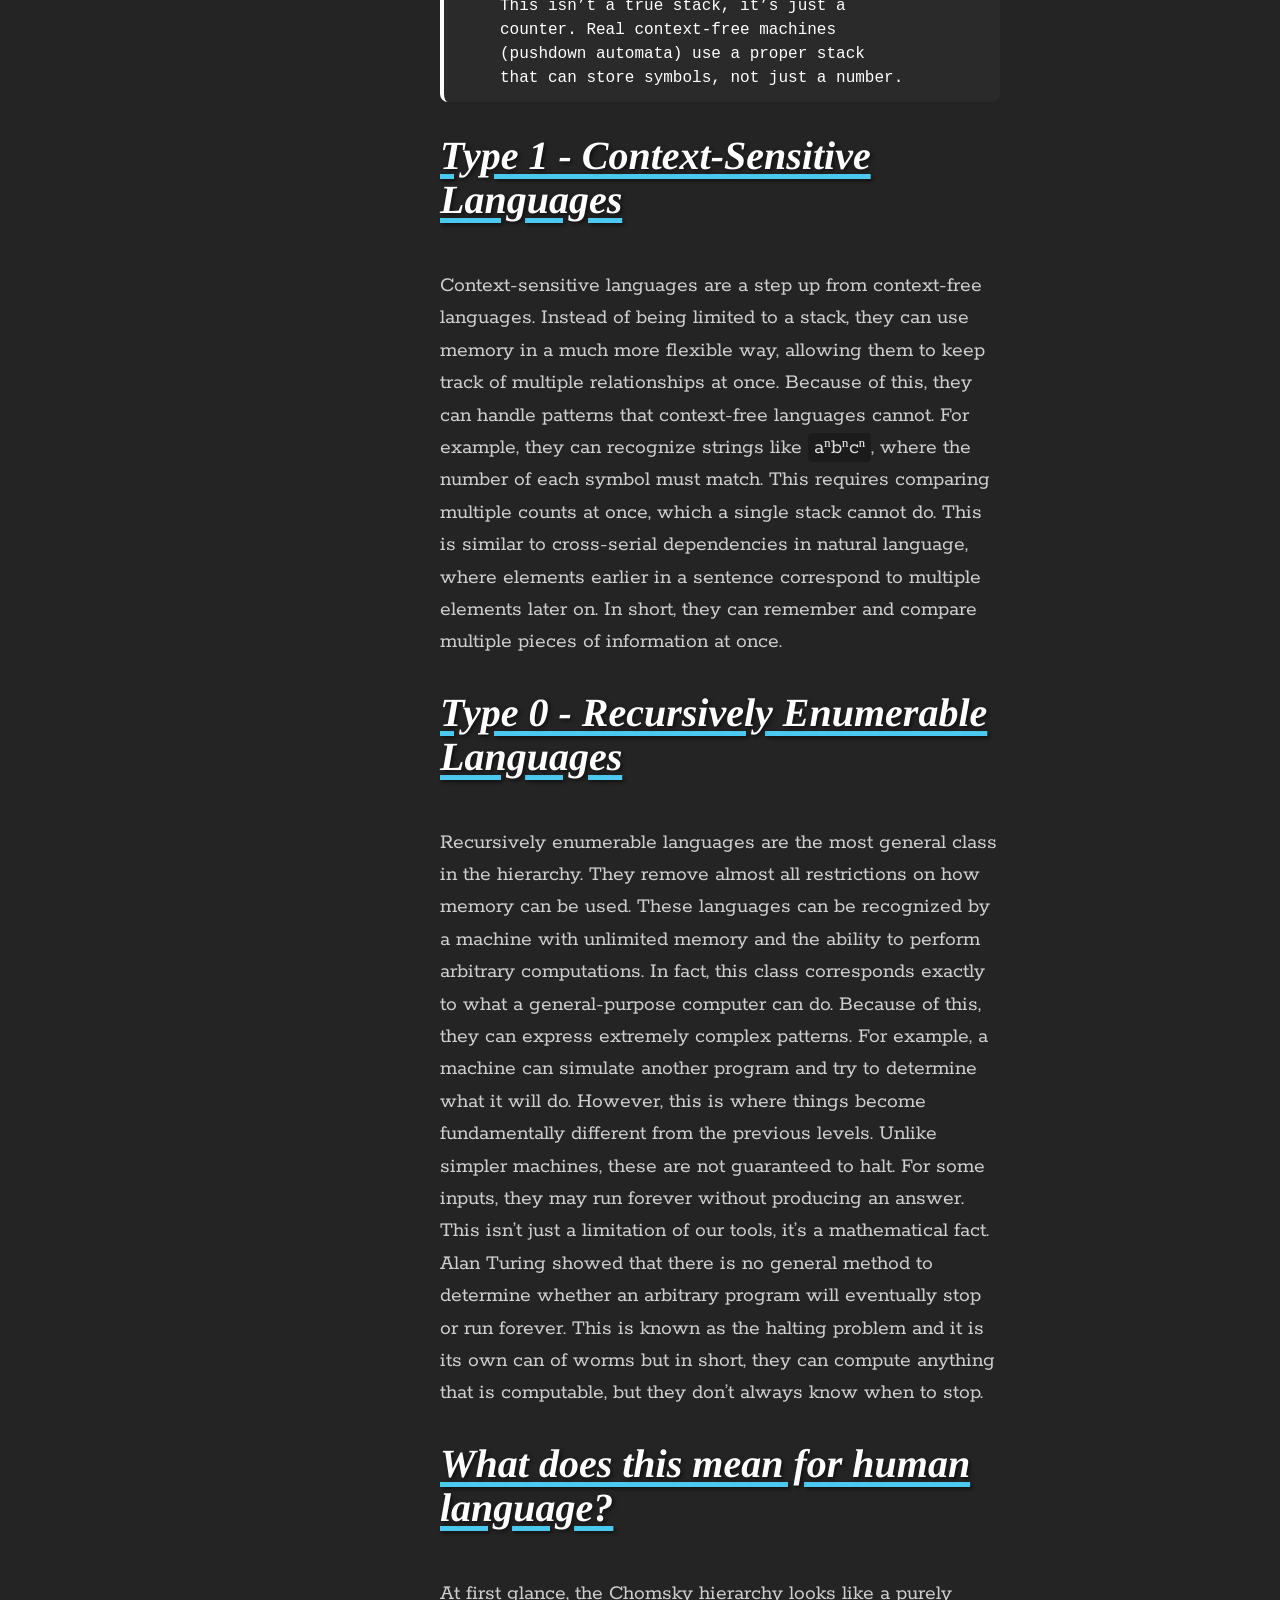
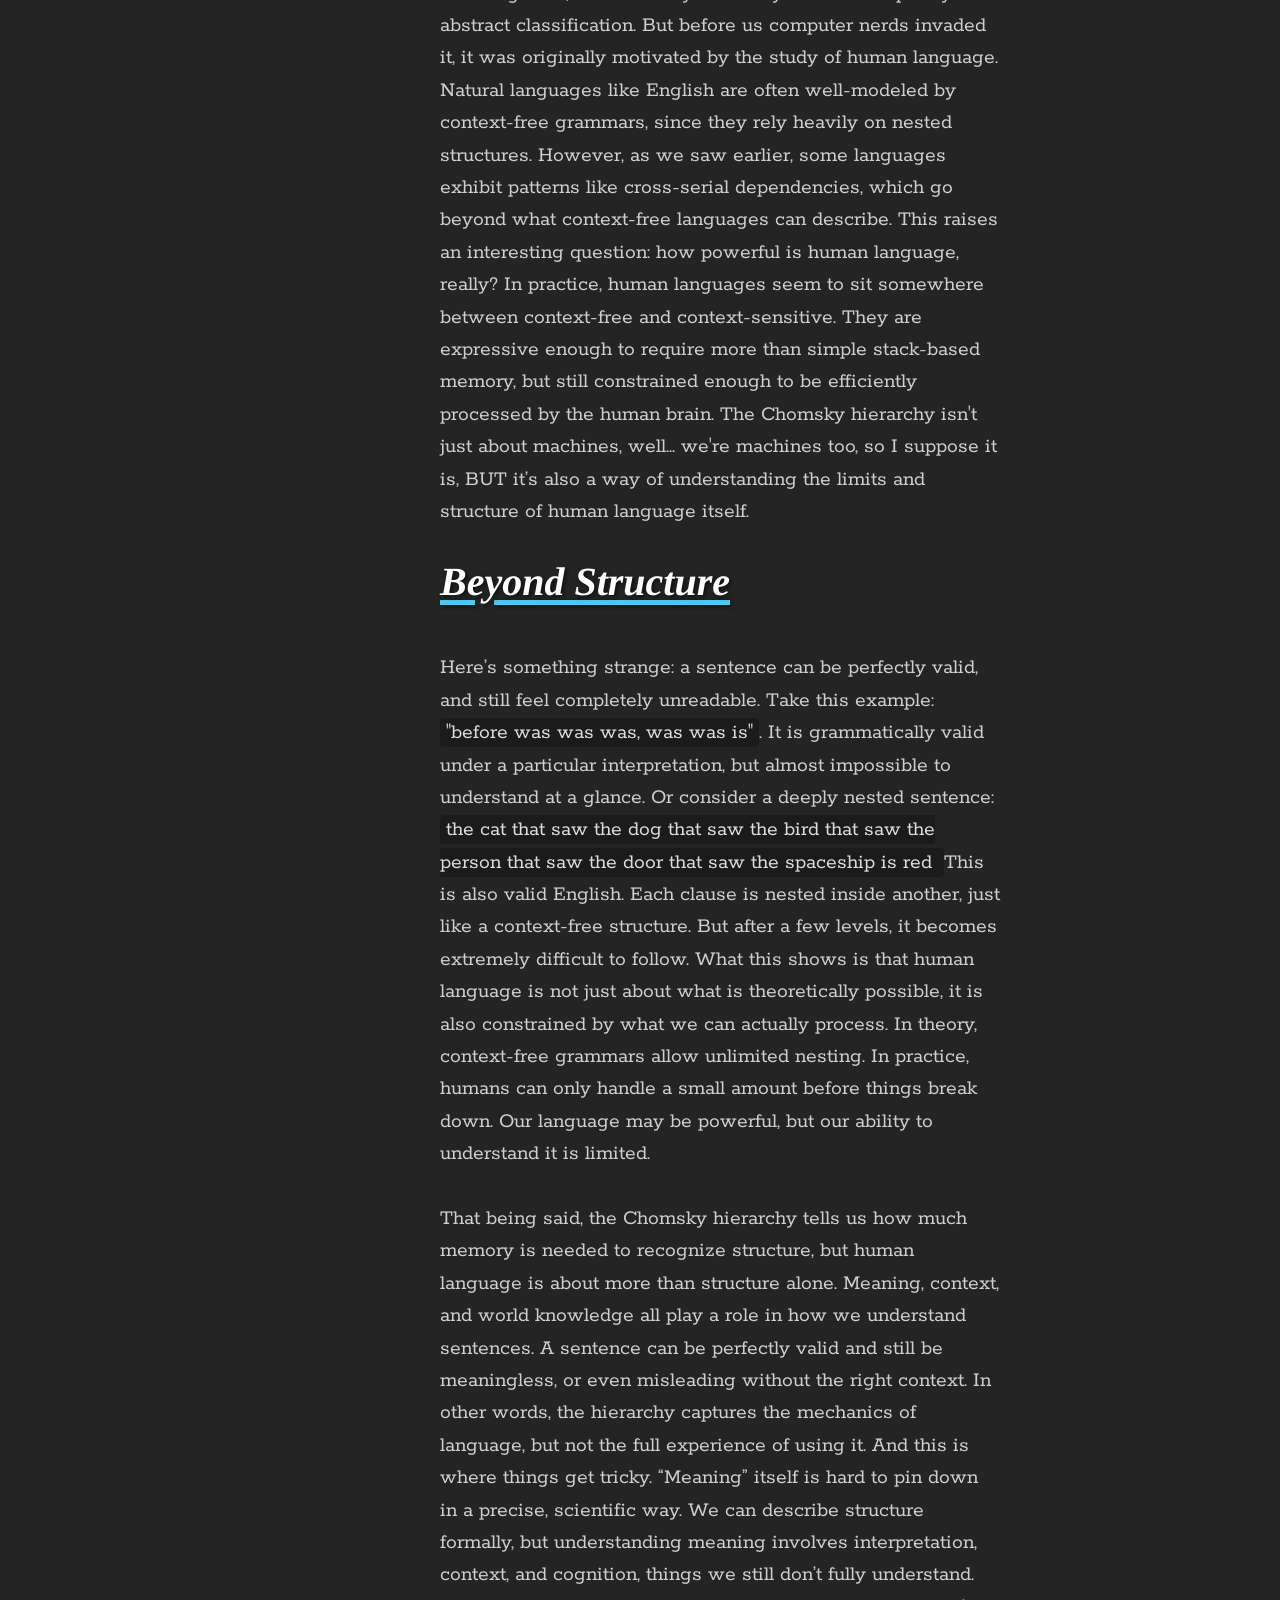
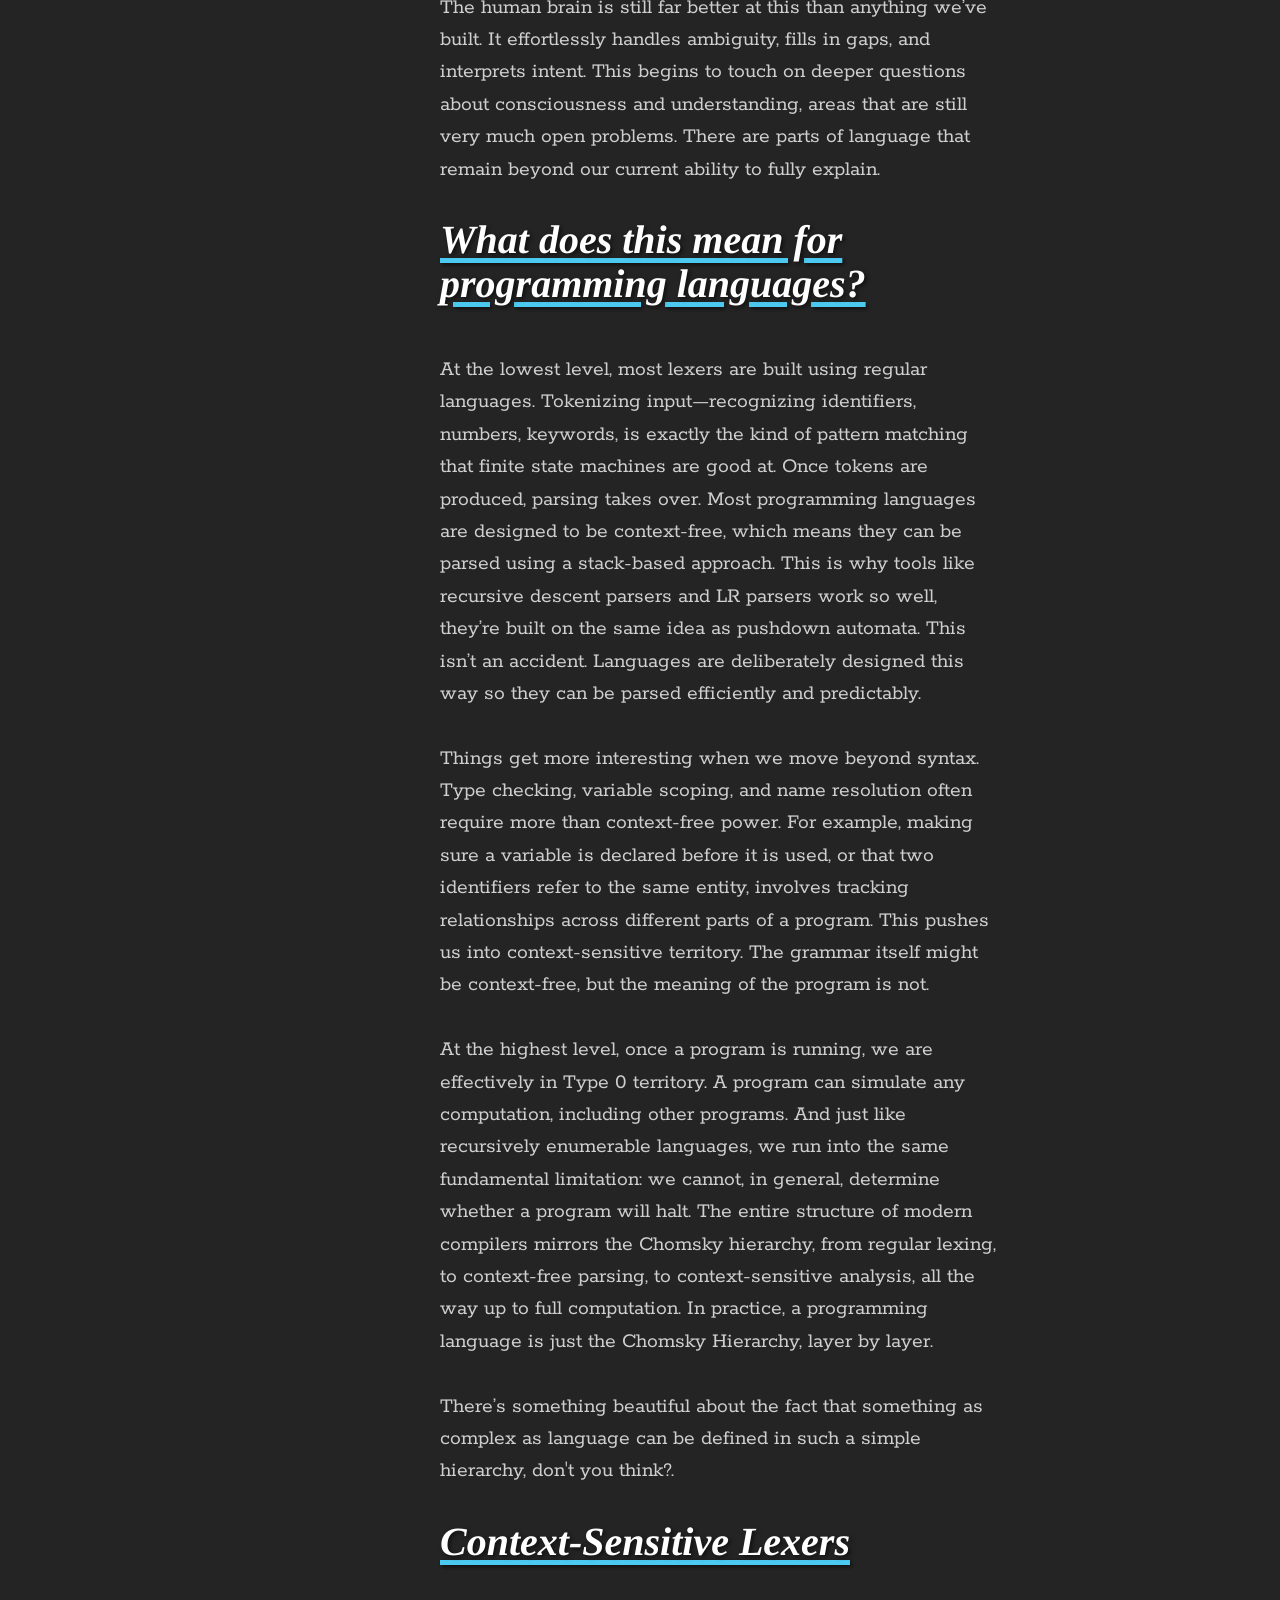
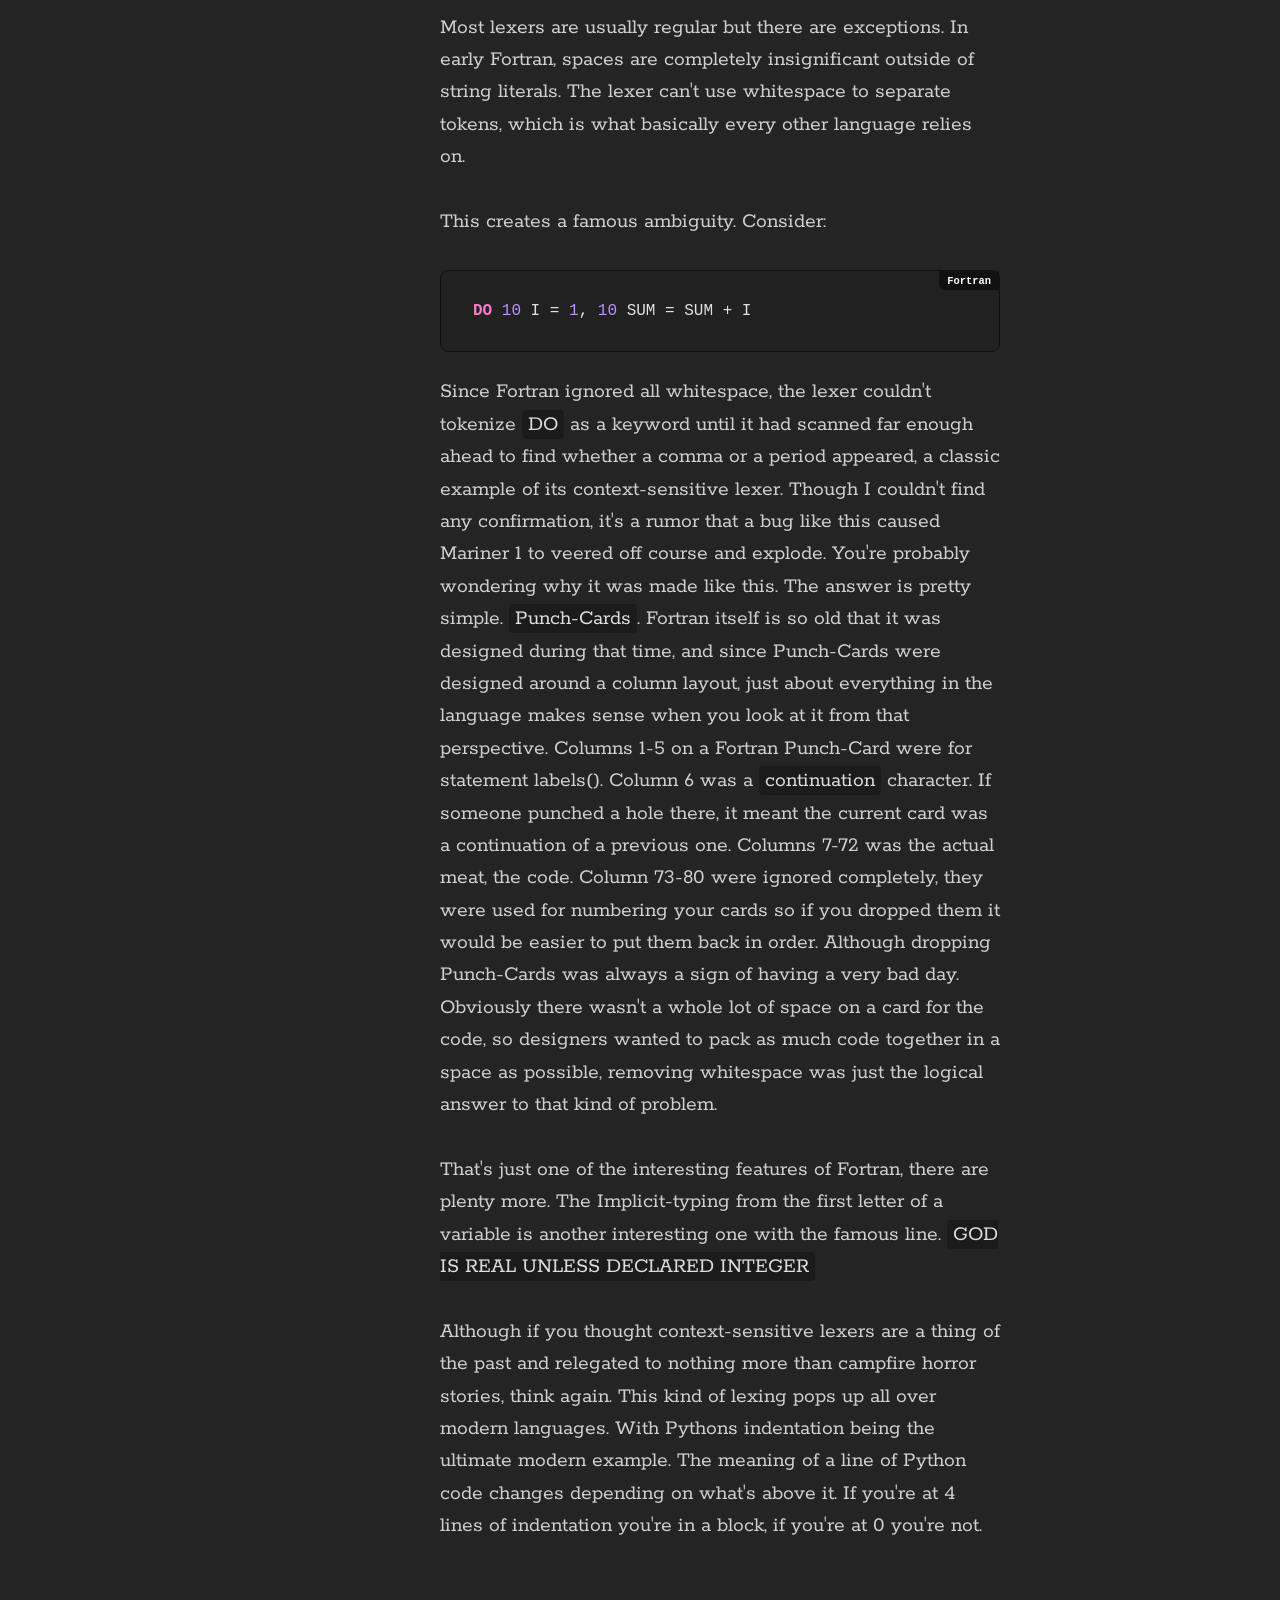
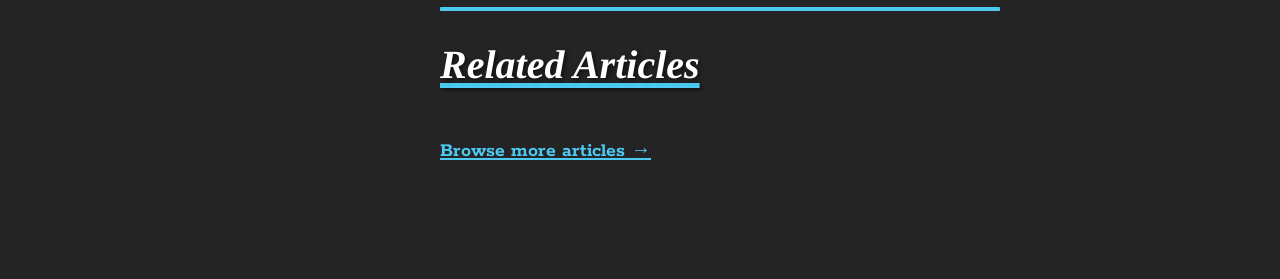
<file: articles/chomskyhierarchy.html>
<!DOCTYPE html>
<html lang="en">
<head>
  <meta charset="UTF-8">
  <title>articles</title>
  <link href="https://fonts.googleapis.com/css2?family=Rokkitt:wght@400;600;700&family=Source+Serif+4:wght@400;600&display=swap" rel="stylesheet">
  <link rel="stylesheet" href="../styles.css">
</head>
<body>
  <div class="container">
    <aside class="sidebar">
      <div class="top">
        <a href="../home.html">
          <img src="../images/avatar.jpg" alt="me" class="avatar">
        </a>
      </div>
      <div class="bottom">
        <h1 class="page-title">cjt</h1>
        <p class="page-paragraph">I'm Carl. I write about Mathematics, Computer Science and other things I find interesting.</p>
        <div class="divider"></div>
        <nav>
          <a href="../index.html">Home</a>
          <a href="../articles.html">Articles</a>
          <a href="../resources.html">Resources</a>
          <a href="https://github.com/cjrt">Github</a>
          <a href="../about.html">About</a>
        </nav>
      </div>
    </aside>
 
    <main class="content">
      <h1 class="page-title">The Chomsky Hierarchy: A Study of Language and Computational Power</h1>

      <div class="divider"></div>

      <h1 class="section-title">Chomsky Hierarchy</h1>
 
      <p class="page-paragraph">
        <a href="https://en.wikipedia.org/wiki/Chomsky_hierarchy">The Chomsky Hierarchy</a> was a major step toward answering a question that has been asked for thousands of years: how can we define language in a precise, mathematical way? The key idea is that the complexity of a language is directly linked to the kind of memory required to understand or process it.
      </p>
 
      <p class="page-paragraph">
        To start us off, let's look at an example. <span class="keyword">The dog that the boy saw chased the cat.</span> Notice how the sentence is <b>nested</b>: each clause fits neatly inside another. To understand it, you only need to remember the most recent piece.
      </p>
 
      <p class="page-paragraph">
        Now consider a Swiss German sentence like <span class="keyword">...mer em Hans es Huus hälfed aastriiche.</span> ("We helped Hans paint the house."). Here, the dependencies are <b>not nested</b> but <b>cross-serial</b>: elements earlier in the sentence correspond to multiple elements later. Understanding it requires keeping track of several relationships at once, not just the most recent one.
      </p>
 
      <a href="https://en.wikipedia.org/wiki/Cross-serial_dependencies">
        <img src="../images/Cross-serial_dependencies.png" alt="Cross Serial Dependencies" style="max-width: 100%; max-height: 100%; object-fit: contain;">
      </a>
 
      <p class="page-paragraph">
        The main point is that languages differ not just in vocabulary or grammar, but in the <b>type of structure they require you to track over time</b>. Some can be processed with very limited memory, while others require unbounded memory. The Chomsky hierarchy formalizes this by classifying languages according to the computational resources needed to recognize them.
      </p>

      <h1 class="section-title">Moving up the hierarchy</h1>

      <p class="page-paragraph">
        Moving up the hierarchy means the language becomes more complex and therefore requires more memory. These classes form a hierarchy of sets: every regular language is context-free, but not every context-free language is regular, just like every integer is a real number, but not every real number is an integer.
        <br><br>
        <img src="../images/Chomsky-hierarchy.png" alt="Chomsky Hierarchy" style="max-width: 100%; max-height: 100%; object-fit: contain;">
        <br><br>
        We’ll start at the bottom and work our way up.
      </p>

      <h1 class="section-title">Type 3 - Regular Languages</h1>

      <p class="page-paragraph">
        A regular language is a set of strings that can be recognized by a machine with a fixed, finite number of states. They’re often described using regular expressions, and can find patterns like “does this contain <span class="keyword">abc</span> somewhere?” or “is there an even number of <span class="keyword">1s</span>?”.

        This makes them powerful, but limited. For example, they cannot check whether parentheses are balanced, since that would require remembering how many have been opened.

        In short, they can only remember a limited amount of information, no matter how long the input is.
        <br><br>

        <a href="https://en.wikipedia.org/wiki/Finite-state_machine">
          <img src="../images/Turnstile_state_machine_colored.png" alt="Finite State Machine" style="max-width: 100%; max-height: 100%; object-fit: contain;">
        </a>
        <br><br>

        This is a finite state machine (FSM) for a turnstile, the kind you see in train stations or airports. It has two states (locked and unlocked) and reacts to inputs like <span class="keyword">coin</span> and <span class="keyword">push</span>. It doesn’t remember anything about the past; it only looks at its current state and input to decide what to do next.
      </p>
      
      <h1 class="section-title">Type 2 - Context-Free Languages</h1>

      <p class="page-paragraph">
        Context-free languages are a step up from regular languages. Instead of having only a fixed, finite amount of memory, they have access to a simple structure called a <span class="keyword">stack</span>. This allows them to keep track of previously seen information, but only in a very structured way.

        Because of this, they can handle patterns that regular languages can't. For example, they can check whether parentheses are balanced by “pushing” each opening parenthesis and “popping” it when a closing one appears.

        However, they are still limited. They cannot compare multiple independent pieces of information at once.

        In short, they can remember as much as they want, but only in a last-in, first-out way.
      </p>
	 
      <div class="code-container">
        <div class="code-label">C</div>
        <pre class="codeblock"><code>
<span class="code-comment">// Check if parentheses are balanced using a stack</span>

<span class="code-keyword">#include</span> &lt;stdio.h&gt;

<span class="code-keyword">int</span> <span class="code-function">isBalanced</span>(<span class="code-keyword">char</span> *str) {
    <span class="code-keyword">int</span> stack = <span class="code-number">0</span>;

    <span class="code-keyword">for</span> (<span class="code-keyword">int</span> i = <span class="code-number">0</span>; str[i] != '\0'; i++) {
        <span class="code-keyword">if</span> (str[i] == '(') {
            stack++;
        } <span class="code-keyword">else if</span> (str[i] == ')') {
            stack--;

            <span class="code-keyword">if</span> (stack &lt; <span class="code-number">0</span>) {
                <span class="code-keyword">return</span> <span class="code-number">0</span>;
            }
        }
    }

    <span class="code-keyword">return</span> stack == <span class="code-number">0</span>;
}
        </code></pre>
      </div>

      <p class="page-paragraph">
        Unlike a finite state machine, this program uses a variable that can grow as needed. Each opening parenthesis is “pushed”, and each closing one “pops” it off.

        This ability to track an unbounded amount of information in a structured way is exactly what makes context-free languages more powerful than regular languages.
      </p>		
	
      <div class="note-container">
	<div class="note-header">
          <img src="../images/lightbulb.png" alt="Lightbulb" class="note-icon">
        </div>
        <p class="note-content">
          This isn’t a true stack, it’s just a counter. Real context-free machines (pushdown automata) use a proper stack that can store symbols, not just a number.
        </p>
      </div>
	
      <h1 class="section-title">Type 1 - Context-Sensitive Languages</h1>

      <p class="page-paragraph">
        Context-sensitive languages are a step up from context-free languages. Instead of being limited to a stack, they can use memory in a much more flexible way, allowing them to keep track of multiple relationships at once.

        Because of this, they can handle patterns that context-free languages cannot. For example, they can recognize strings like <span class="keyword">aⁿbⁿcⁿ</span>, where the number of each symbol must match. This requires comparing multiple counts at once, which a single stack cannot do.

        This is similar to cross-serial dependencies in natural language, where elements earlier in a sentence correspond to multiple elements later on.

        In short, they can remember and compare multiple pieces of information at once.
      </p>

      <h1 class="section-title">Type 0 - Recursively Enumerable Languages</h1>

      <p class="page-paragraph">
        Recursively enumerable languages are the most general class in the hierarchy. They remove almost all restrictions on how memory can be used. These languages can be recognized by a machine with unlimited memory and the ability to perform arbitrary computations. In fact, this class corresponds exactly to what a general-purpose computer can do. Because of this, they can express extremely complex patterns. For example, a machine can simulate another program and try to determine what it will do. However, this is where things become fundamentally different from the previous levels. Unlike simpler machines, these are not guaranteed to halt. For some inputs, they may run forever without producing an answer. This isn’t just a limitation of our tools, it’s a mathematical fact. Alan Turing showed that there is no general method to determine whether an arbitrary program will eventually stop or run forever. This is known as the halting problem and it is its own can of worms but in short, they can compute anything that is computable, but they don’t always know when to stop.
      </p>

       <h1 class="section-title">What does this mean for human language?</h1>
	
       <p class="page-paragraph">
          At first glance, the Chomsky hierarchy looks like a purely abstract classification. But before us computer nerds invaded it, it was originally motivated by the study of human language. Natural languages like English are often well-modeled by context-free grammars, since they rely heavily on nested structures. However, as we saw earlier, some languages exhibit patterns like cross-serial dependencies, which go beyond what context-free languages can describe. This raises an interesting question: how powerful is human language, really? In practice, human languages seem to sit somewhere between context-free and context-sensitive. They are expressive enough to require more than simple stack-based memory, but still constrained enough to be efficiently processed by the human brain. The Chomsky hierarchy isn't just about machines, well... we're machines too, so I suppose it is, BUT it’s also a way of understanding the limits and structure of human language itself.	
       </p>
       
       <h1 class="section-title">Beyond Structure</h1>
	
       <p class="page-paragraph">
         Here’s something strange: a sentence can be perfectly valid, and still feel completely unreadable. Take this example: <span class="keyword">"before was was was, was was is"</span>. It is grammatically valid under a particular interpretation, but almost impossible to understand at a glance. Or consider a deeply nested sentence: <span class="keyword"> the cat that saw the dog that saw the bird that saw the person that saw the door that saw the spaceship is red </span> This is also valid English. Each clause is nested inside another, just like a context-free structure. But after a few levels, it becomes extremely difficult to follow. What this shows is that human language is not just about what is theoretically possible, it is also constrained by what we can actually process. In theory, context-free grammars allow unlimited nesting. In practice, humans can only handle a small amount before things break down. Our language may be powerful, but our ability to understand it is limited.	
	<br><br>
	  That being said, the Chomsky hierarchy tells us how much memory is needed to recognize structure, but human language is about more than structure alone. Meaning, context, and world knowledge all play a role in how we understand sentences. A sentence can be perfectly valid and still be meaningless, or even misleading without the right context. In other words, the hierarchy captures the mechanics of language, but not the full experience of using it. And this is where things get tricky. “Meaning” itself is hard to pin down in a precise, scientific way. We can describe structure formally, but understanding meaning involves interpretation, context, and cognition, things we still don’t fully understand. The human brain is still far better at this than anything we’ve built. It effortlessly handles ambiguity, fills in gaps, and interprets intent. This begins to touch on deeper questions about consciousness and understanding, areas that are still very much open problems. There are parts of language that remain beyond our current ability to fully explain.
       </p>

       <h1 class="section-title">What does this mean for programming languages?</h1>
       
       <p class="page-paragraph">
	   At the lowest level, most lexers are built using regular languages. Tokenizing input—recognizing identifiers, numbers, keywords, is exactly the kind of pattern matching that finite state machines are good at. Once tokens are produced, parsing takes over. Most programming languages are designed to be context-free, which means they can be parsed using a stack-based approach. This is why tools like recursive descent parsers and LR parsers work so well, they’re built on the same idea as pushdown automata. This isn’t an accident. Languages are deliberately designed this way so they can be parsed efficiently and predictably.
	   <br><br>
	   Things get more interesting when we move beyond syntax. Type checking, variable scoping, and name resolution often require more than context-free power. For example, making sure a variable is declared before it is used, or that two identifiers refer to the same entity, involves tracking relationships across different parts of a program. This pushes us into context-sensitive territory. The grammar itself might be context-free, but the meaning of the program is not.
	   <br><br>
	   At the highest level, once a program is running, we are effectively in Type 0 territory. A program can simulate any computation, including other programs. And just like recursively enumerable languages, we run into the same fundamental limitation: we cannot, in general, determine whether a program will halt. The entire structure of modern compilers mirrors the Chomsky hierarchy, from regular lexing, to context-free parsing, to context-sensitive analysis, all the way up to full computation. In practice, a programming language is just the Chomsky Hierarchy, layer by layer. 
	   <br><br>
	   There’s something beautiful about the fact that something as complex as language can be defined in such a simple hierarchy, don't you think?.
       </p>
	   <h1 class="section-title">Context-Sensitive Lexers</h1> 
				<p class="page-paragraph"> Most lexers are usually regular but there are exceptions. In early Fortran, spaces are completely insignificant outside of string literals. The lexer can't use whitespace to separate tokens, which is what basically every other language relies on. <br><br> This creates a famous ambiguity. Consider: </p> <div class="code-container"> <div class="code-label">Fortran</div> <pre class="codeblock"><span class="code-keyword">DO</span> <span class="code-number">10</span> I = <span class="code-number">1</span>, <span class="code-number">10</span> SUM = SUM + I</pre> </div> <p class="page-paragraph"> Since Fortran ignored all whitespace, the lexer couldn't tokenize <span class="keyword">DO</span> as a keyword until it had scanned far enough ahead to find whether a comma or a period appeared, a classic example of its context-sensitive lexer. Though I couldn't find any confirmation, it's a rumor that a bug like this caused Mariner 1 to veered off course and explode. You're probably wondering why it was made like this. The answer is pretty simple. <span class="keyword">Punch-Cards</span>. Fortran itself is so old that it was designed during that time, and since Punch-Cards were designed around a column layout, just about everything in the language makes sense when you look at it from that perspective. Columns 1-5 on a Fortran Punch-Card were for statement labels(). Column 6 was a <span class="keyword">continuation</span> character. If someone punched a hole there, it meant the current card was a continuation of a previous one. Columns 7-72 was the actual meat, the code. Column 73-80 were ignored completely, they were used for numbering your cards so if you dropped them it would be easier to put them back in order. Although dropping Punch-Cards was always a sign of having a very bad day. Obviously there wasn't a whole lot of space on a card for the code, so designers wanted to pack as much code together in a space as possible, removing whitespace was just the logical answer to that kind of problem. <br><br> That's just one of the interesting features of Fortran, there are plenty more. The Implicit-typing from the first letter of a variable is another interesting one with the famous line. <span class="keyword">GOD IS REAL UNLESS DECLARED INTEGER</span> <br><br> Although if you thought context-sensitive lexers are a thing of the past and relegated to nothing more than campfire horror stories, think again. This kind of lexing pops up all over modern languages. With Pythons indentation being the ultimate modern example. The meaning of a line of Python code changes depending on what's above it. If you're at 4 lines of indentation you're in a block, if you're at 0 you're not. <br><br> </p>
	
       <div class="divider"></div>

<h1 class="section-title">Related Articles</h1>

<p class="page-paragraph">
  <a href="../articles.html" class="article-hyperlink">
    Browse more articles →
  </a>
</p>

    </main>
  </div>
</body>
</html>
</file>
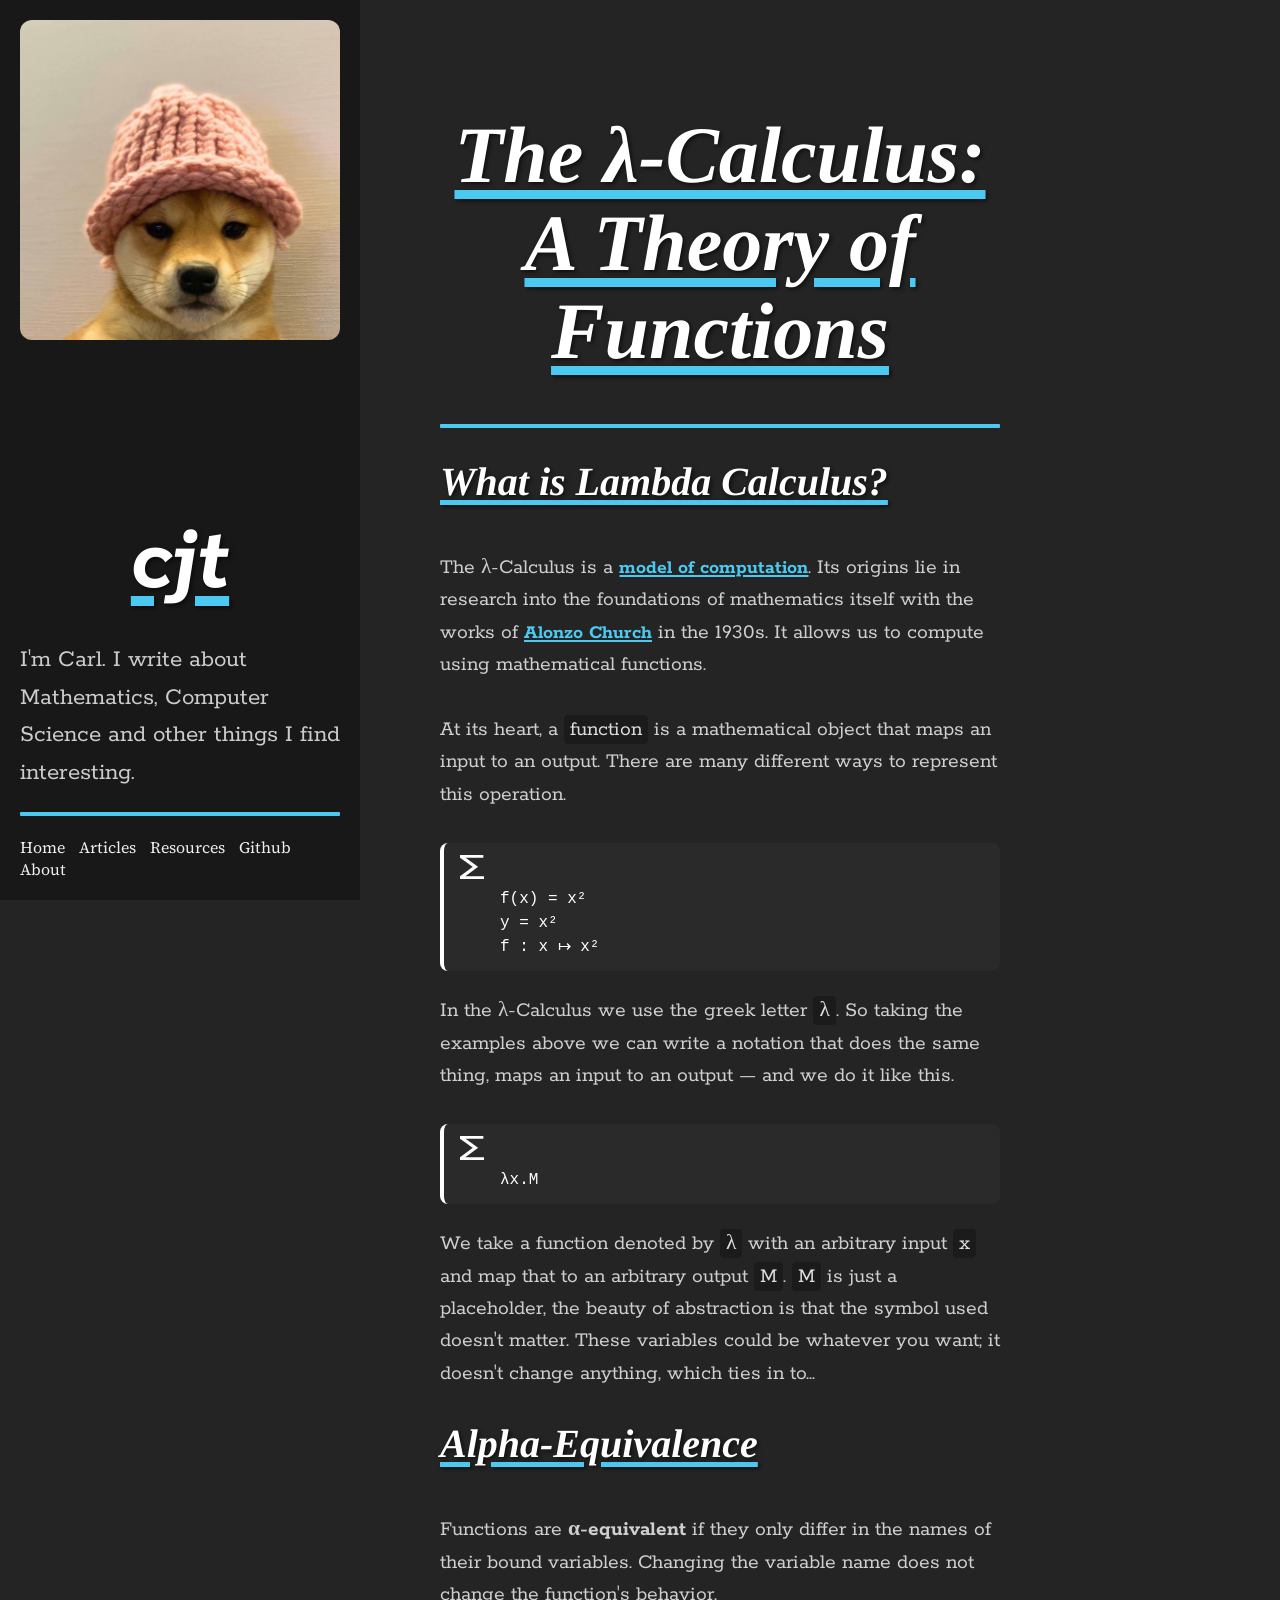
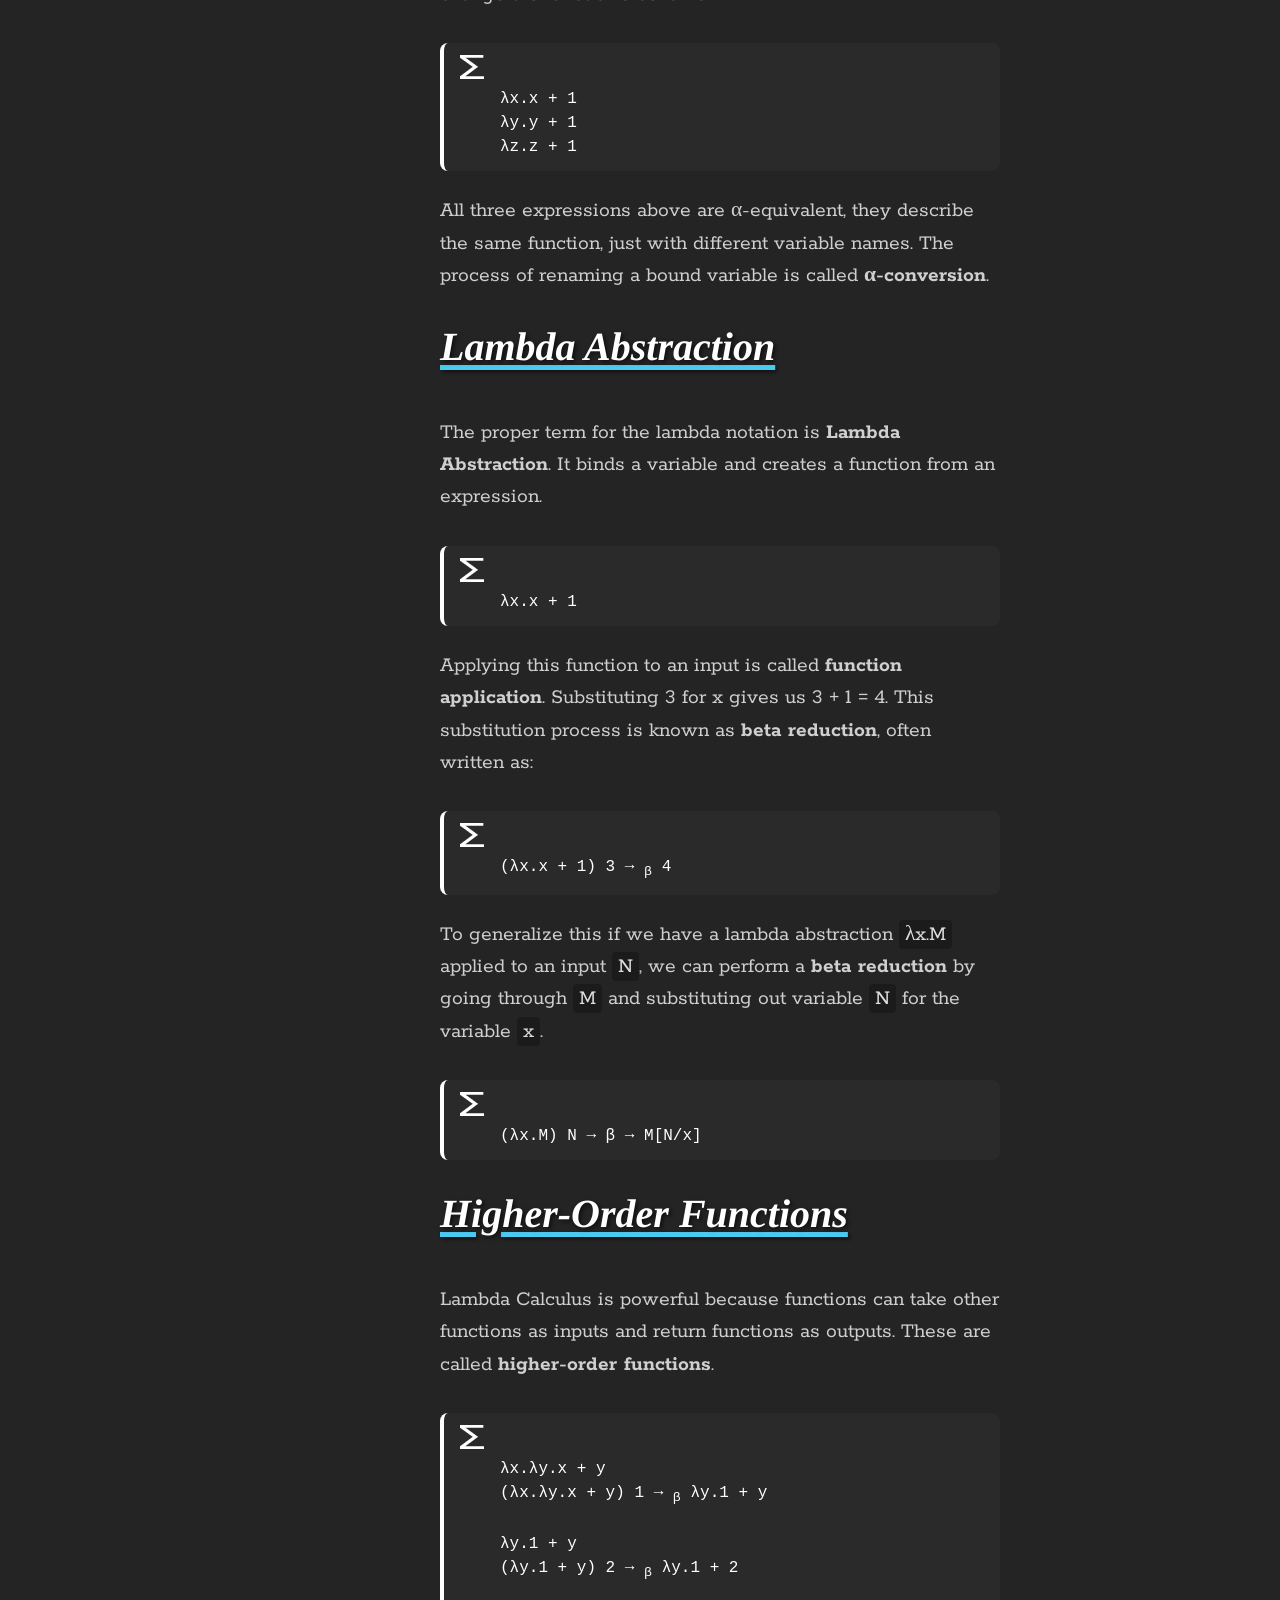
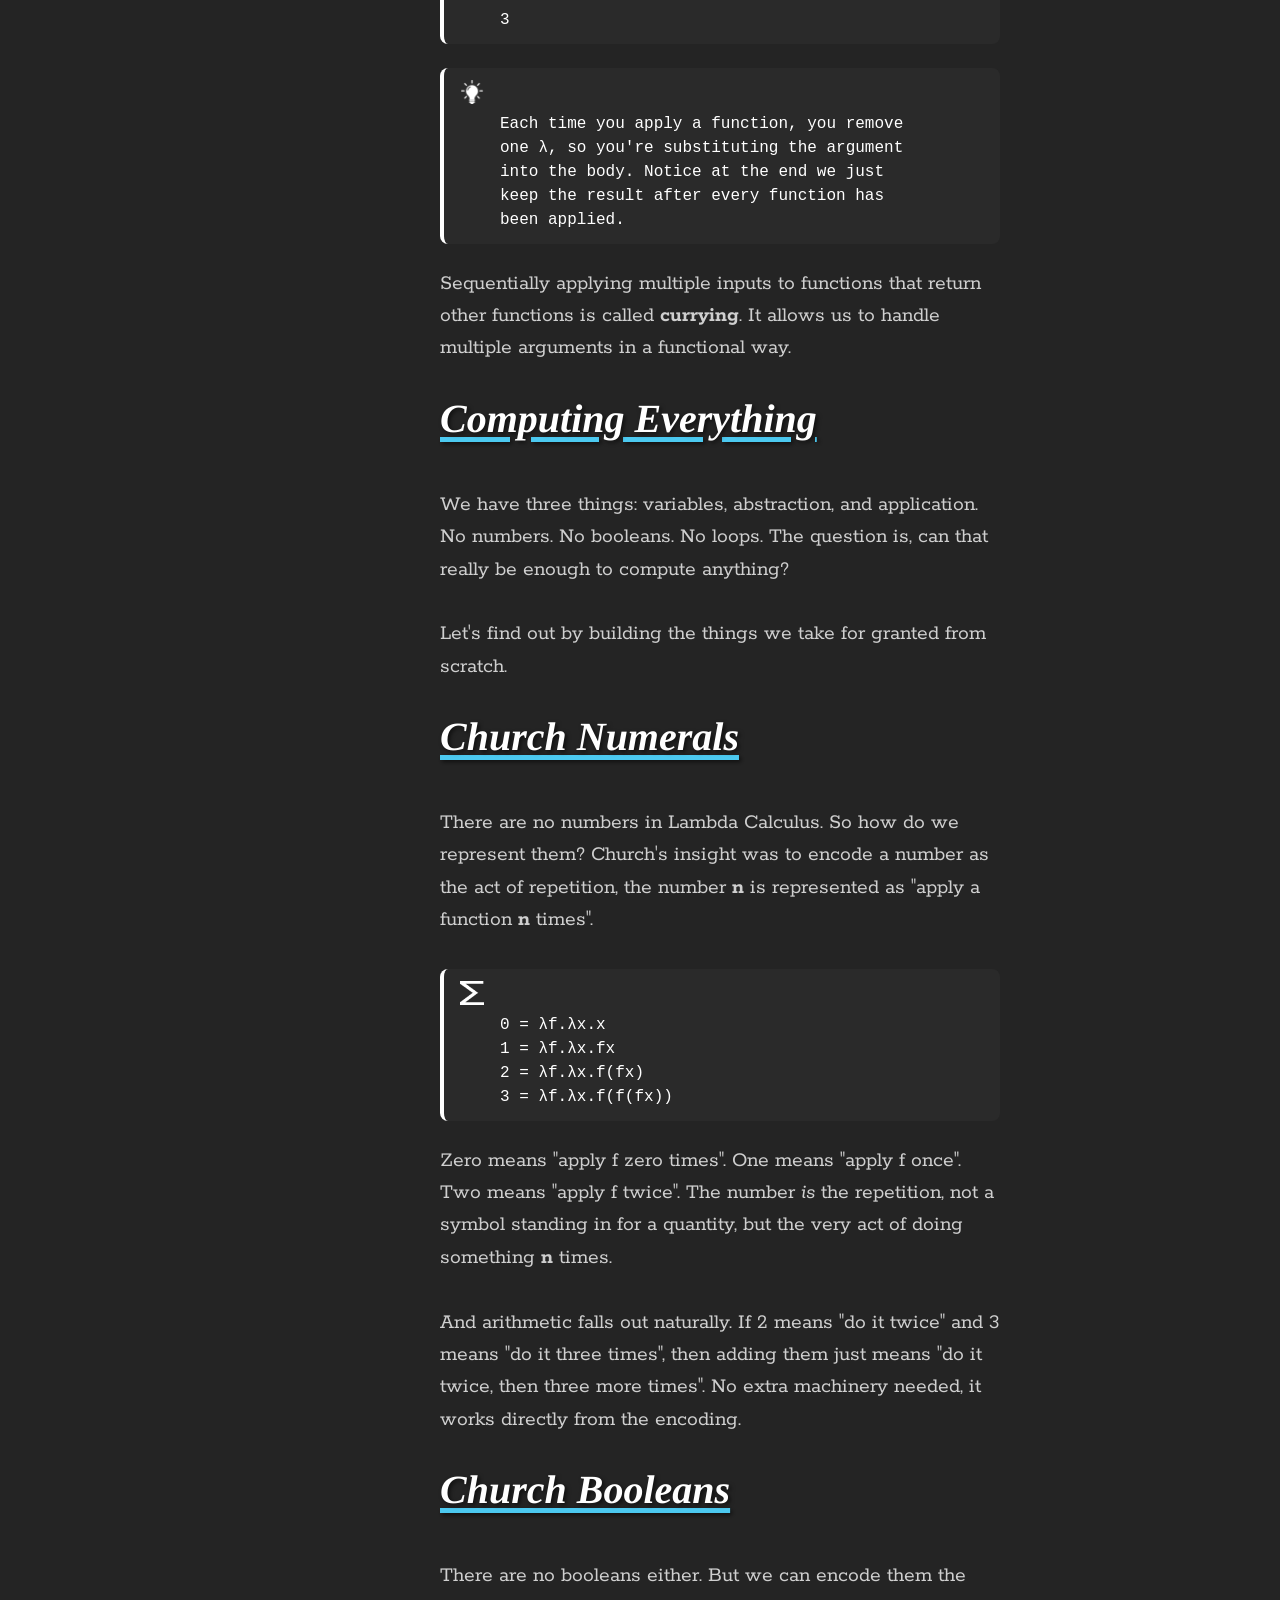
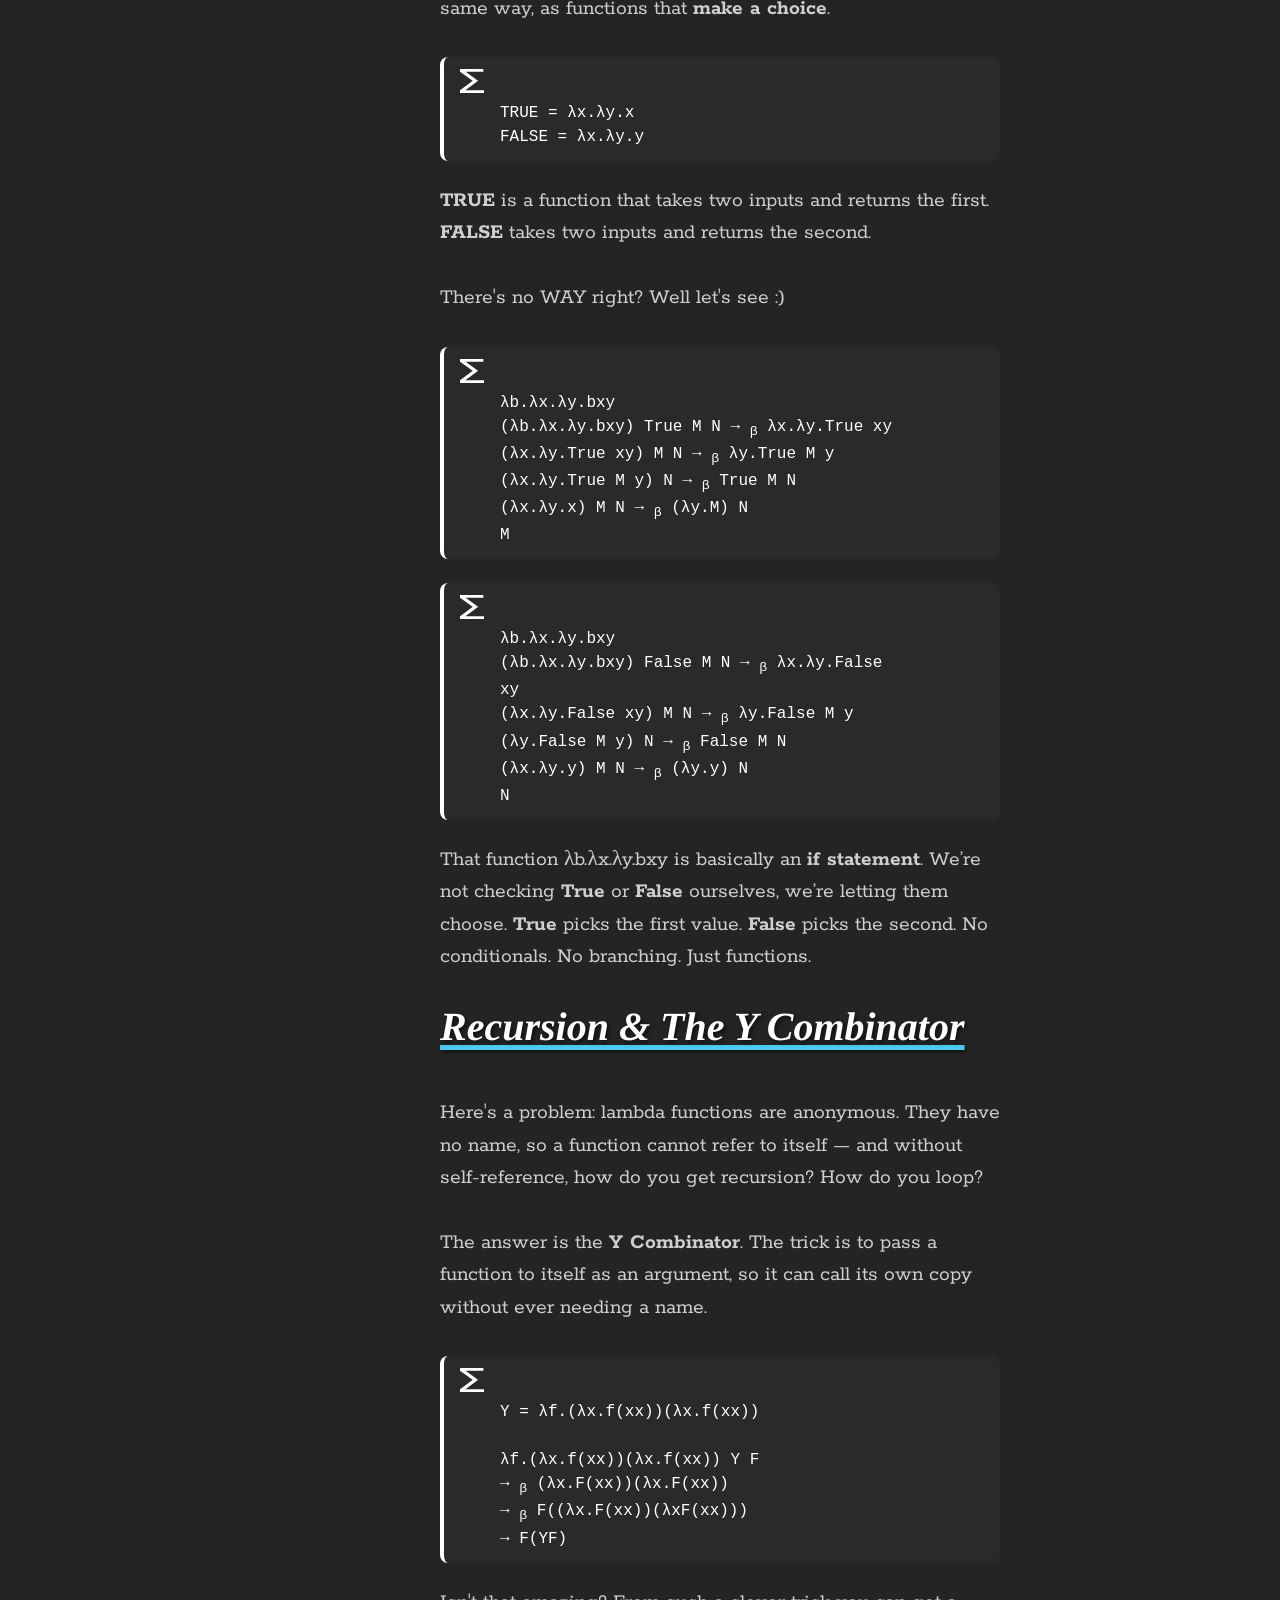
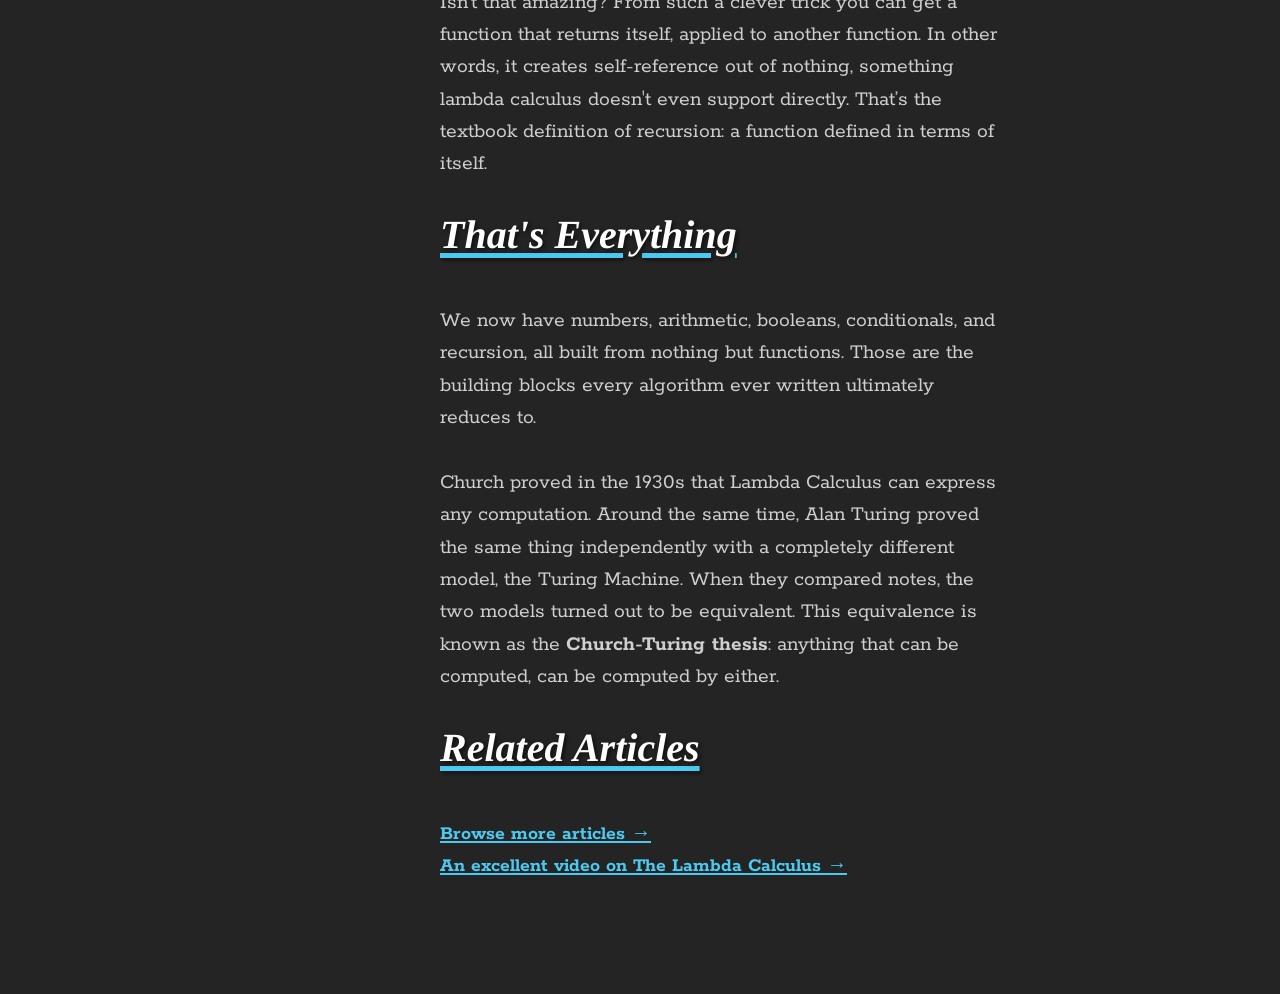
<file: articles/lambdacalculus.html>
<!DOCTYPE html>
<html lang="en">
<head>
  <meta charset="UTF-8">
  <title>Lambda Calculus - A Theory of Functions</title>
  <link href="https://fonts.googleapis.com/css2?family=Rokkitt:wght@400;600;700&family=Source+Serif+4:wght@400;600&display=swap" rel="stylesheet">
  <link rel="stylesheet" href="../styles.css">
</head>
<body>
  <div class="container">
    <aside class="sidebar">
      <div class="top">
        <a href="../home.html">
          <img src="../images/avatar.jpg" alt="me" class="avatar">
        </a>
      </div>
      <div class="bottom">
        <h1 class="page-title">cjt</h1>
        <p class="page-paragraph">
          I'm Carl. I write about Mathematics, Computer Science and other things I find interesting.
        </p>
        <div class="divider"></div>
        <nav>
          <a href="../index.html">Home</a>
          <a href="../articles.html">Articles</a>
          <a href="../resources.html">Resources</a>
          <a href="https://github.com/cjrt">Github</a>
          <a href="../about.html">About</a>
        </nav>
      </div>
    </aside>
 
    <main class="content">
      <h1 class="page-title">The λ-Calculus: A Theory of Functions</h1>
 
      <div class="divider"></div>
 
      <h2 class="section-title">What is Lambda Calculus?</h2>
      <p class="page-paragraph">
        The λ-Calculus is a <a href="https://en.wikipedia.org/wiki/Model_of_computation" class="article-hyperlink">model of computation</a>. Its origins lie in research into the foundations of mathematics itself with the works of <a href="https://en.wikipedia.org/wiki/Alonzo_Church" class="article-hyperlink">Alonzo Church</a> in the 1930s. It allows us to compute using mathematical functions.
        <br><br>
        At its heart, a <span class="keyword">function</span> is a mathematical object that maps an input to an output. There are many different ways to represent this operation.
      </p>
 
      <div class="note-container">
        <div class="note-header">
          <img src="../images/sigma.png" alt="Lightbulb" class="note-icon">
        </div>
        <p class="note-content">
          f(x) = x²<br>
          y = x²<br>
          f : x ↦ x²
        </p>
      </div>
 
      <p class="page-paragraph">
        In the λ-Calculus we use the greek letter <span class="keyword">λ</span>. So taking the examples above we can write a notation that does the same thing, maps an input to an output — and we do it like this.
      </p>
 
      <div class="note-container">
        <div class="note-header">
          <img src="../images/sigma.png" alt="Lightbulb" class="note-icon">
        </div>
        <p class="note-content">
          λx.M
        </p>
      </div>
 
      <p class="page-paragraph">
        We take a function denoted by <span class="keyword">λ</span> with an arbitrary input <span class="keyword">x</span> and map that to an arbitrary output <span class="keyword">M</span>. <span class="keyword">M</span> is just a placeholder, the beauty of abstraction is that the symbol used doesn't matter. These variables could be whatever you want; it doesn't change anything, which ties in to...
      </p>
 
      <h2 class="section-title">Alpha-Equivalence</h2>
      <p class="page-paragraph">
        Functions are <b>α-equivalent</b> if they only differ in the names of their bound variables. Changing the variable name does not change the function's behavior.
      </p>
 
      <div class="note-container">
        <div class="note-header">
          <img src="../images/sigma.png" alt="Lightbulb" class="note-icon">
        </div>
        <p class="note-content">
          λx.x + 1<br>
          λy.y + 1<br>
          λz.z + 1
        </p>
      </div>
 
      <p class="page-paragraph">
        All three expressions above are α-equivalent, they describe the same function, just with different variable names. The process of renaming a bound variable is called <b>α-conversion</b>.
      </p>
 
      <h2 class="section-title">Lambda Abstraction</h2>
      <p class="page-paragraph">
        The proper term for the lambda notation is <b>Lambda Abstraction</b>. It binds a variable and creates a function from an expression.
      </p>
 
      <div class="note-container">
	<div class="note-header">
          <img src="../images/sigma.png" alt="Lightbulb" class="note-icon">
        </div>
        <p class="note-content">
          λx.x + 1
        </p>
      </div>
 
      <p class="page-paragraph">
        Applying this function to an input is called <b>function application</b>. Substituting 3 for x gives us 3 + 1 = 4. This substitution process is known as <b>beta reduction</b>, often written as:
      </p>

       <div class="note-container">
        <div class="note-header">
          <img src="../images/sigma.png" alt="Lightbulb" class="note-icon">
        </div>
        <p class="note-content">
          (λx.x + 1) 3 → <sub>β</sub> 4
        </p>
      </div>

      <p class="page-paragraph">
        To generalize this if we have a lambda abstraction  <span class="keyword">λx.M</span> applied to an input <span class="keyword">N</span>, we can perform a <b>beta reduction</b> by going through <span class="keyword">M</span> and substituting out variable <span class="keyword">N</span> for the variable <span class="keyword">x</span>.
      </p>

       <div class="note-container">
        <div class="note-header">
          <img src="../images/sigma.png" alt="Lightbulb" class="note-icon">
        </div>
        <p class="note-content">
          (λx.M) N → β → M[N/x]
        </p>
      </div>
 
      <h2 class="section-title">Higher-Order Functions</h2>
      <p class="page-paragraph">
        Lambda Calculus is powerful because functions can take other functions as inputs and return functions as outputs. These are called <b>higher-order functions</b>.
      </p>
 
      <div class="note-container">
	<div class="note-header">
          <img src="../images/sigma.png" alt="Lightbulb" class="note-icon">
        </div>
        <p class="note-content">
          λx.λy.x + y<br>
	  (λx.λy.x + y) 1 → <sub>β</sub> λy.1 + y<br>
	  <br>
	  λy.1 + y<br>
	  (λy.1 + y) 2 → <sub>β</sub> λy.1 + 2<br>
	  <br>
	  3
        </p>
      </div>

      <div class="note-container">
	<div class="note-header">
          <img src="../images/lightbulb.png" alt="Lightbulb" class="note-icon">
        </div>
        <p class="note-content">
          Each time you apply a function, you remove one λ, so you're substituting the argument into the body. Notice at the end we just keep the result after every function has been applied.
        </p>
      </div>
 
      <p class="page-paragraph">
        Sequentially applying multiple inputs to functions that return other functions is called <b>currying</b>. It allows us to handle multiple arguments in a functional way.
      </p>

      <h2 class="section-title">Computing Everything</h2>
      <p class="page-paragraph">
        We have three things: variables, abstraction, and application. No numbers. No booleans. No loops. The question is, can that really be enough to compute anything?
        <br><br>
        Let's find out by building the things we take for granted from scratch.
      </p>
 
      <h2 class="section-title">Church Numerals</h2>
      <p class="page-paragraph">
        There are no numbers in Lambda Calculus. So how do we represent them? Church's insight was to encode a number as the act of repetition, the number <b>n</b> is represented as "apply a function <b>n</b> times".
      </p>
 
      <div class="note-container">
	<div class="note-header">
          <img src="../images/sigma.png" alt="Lightbulb" class="note-icon">
        </div>
        <p class="note-content">
          0 = λf.λx.x<br>
          1 = λf.λx.fx<br>
          2 = λf.λx.f(fx)<br>
          3 = λf.λx.f(f(fx))
        </p>
      </div>
 
      <p class="page-paragraph">
        Zero means "apply f zero times". One means "apply f once". Two means "apply f twice". The number <i>is</i> the repetition, not a symbol standing in for a quantity, but the very act of doing something <b>n</b> times.
        <br><br>
        And arithmetic falls out naturally. If 2 means "do it twice" and 3 means "do it three times", then adding them just means "do it twice, then three more times". No extra machinery needed, it works directly from the encoding.
      </p>
 
      <h2 class="section-title">Church Booleans</h2>
      <p class="page-paragraph">
        There are no booleans either. But we can encode them the same way, as functions that <b>make a choice</b>.
      </p>
 
      <div class="note-container">
	<div class="note-header">
          <img src="../images/sigma.png" alt="Lightbulb" class="note-icon">
        </div>
        <p class="note-content">
          TRUE  = λx.λy.x<br>
          FALSE = λx.λy.y
        </p>
      </div>
 
      <p class="page-paragraph">
	<b>TRUE</b> is a function that takes two inputs and returns the first.<br><b>FALSE</b> takes two inputs and returns the second. 
	<br><br>
	There's no WAY right? Well let's see :)
      </p>

      <div class="note-container">
	<div class="note-header">
          <img src="../images/sigma.png" alt="Lightbulb" class="note-icon">
        </div>
        <p class="note-content">
          λb.λx.λy.bxy<br>
	  (λb.λx.λy.bxy) True M N → <sub>β</sub> λx.λy.True xy<br>
	  (λx.λy.True xy) M N → <sub>β</sub> λy.True M y<br>
	  (λx.λy.True M y) N → <sub>β</sub> True M N<br>
	  (λx.λy.x) M N  → <sub>β</sub> (λy.M) N<br>
	  M<br>
        </p>
      </div>

      <div class="note-container">
	<div class="note-header">
          <img src="../images/sigma.png" alt="Lightbulb" class="note-icon">
        </div>
        <p class="note-content">
	  λb.λx.λy.bxy<br>
	  (λb.λx.λy.bxy) False M N → <sub>β</sub> λx.λy.False xy<br>
	  (λx.λy.False xy) M N → <sub>β</sub> λy.False M y<br>
	  (λy.False M y) N → <sub>β</sub> False M N<br>
	  (λx.λy.y) M N → <sub>β</sub> (λy.y) N<br>
	  N<br>
        </p>
      </div>

      <p class="page-paragraph">
	That function λb.λx.λy.bxy is basically an <strong>if statement</strong>. We’re not checking <b>True</b> or <b>False</b> ourselves, we’re letting them choose. <b>True</b> picks the first value. <b>False</b> picks the second. No conditionals. No branching. Just functions.
      </p>
      
 
      <h2 class="section-title">Recursion &amp; The Y Combinator</h2>
      <p class="page-paragraph">
        Here's a problem: lambda functions are anonymous. They have no name, so a function cannot refer to itself — and without self-reference, how do you get recursion? How do you loop?
        <br><br>
        The answer is the <b>Y Combinator</b>. The trick is to pass a function to itself as an argument, so it can call its own copy without ever needing a name.
      </p>
 
      <div class="note-container">
	<div class="note-header">
          <img src="../images/sigma.png" alt="Lightbulb" class="note-icon">
        </div>
        <p class="note-content">
	  Y = λf.(λx.f(xx))(λx.f(xx))<br><br>
	  λf.(λx.f(xx))(λx.f(xx)) Y F <br>
	  → <sub>β</sub> (λx.F(xx))(λx.F(xx)) <br>
	  → <sub>β</sub> F((λx.F(xx))(λxF(xx))) <br>
	  → F(YF)<br>
        </p>
      </div>
 
      <p class="page-paragraph">
        Isn't that amazing? From such a clever trick you can get a function that returns itself, applied to another function. In other words, it creates self-reference out of nothing, something lambda calculus doesn't even support directly. That’s the textbook definition of recursion: a function defined in terms of itself.
      </p>
 
      <h2 class="section-title">That's Everything</h2>
      <p class="page-paragraph">
        We now have numbers, arithmetic, booleans, conditionals, and recursion, all built from nothing but functions. Those are the building blocks every algorithm ever written ultimately reduces to.
        <br><br>
        Church proved in the 1930s that Lambda Calculus can express any computation. Around the same time, Alan Turing proved the same thing independently with a completely different model, the Turing Machine. When they compared notes, the two models turned out to be equivalent. This equivalence is known as the <b>Church-Turing thesis</b>: anything that can be computed, can be computed by either.
      </p>
 
      <h2 class="section-title">Related Articles</h2>
      <p class="page-paragraph">
        <a href="../articles.html" class="article-hyperlink">
          Browse more articles →
        </a>
        <br>
        <a href="https://www.youtube.com/watch?v=ViPNHMSUcog" class="article-hyperlink">
          An excellent video on The Lambda Calculus →
        </a>
      </p>
    </main>
  </div>
</body>
</html>
</file>
<file: styles.css>
body {
  font-family: "Source Serif 4", serif;
  margin: 0;
  background: #242424;
  color: #eee;
}

h1, h2, h3 {
  font-family: "Rokkitt", serif;
  font-weight: 600;
}

.container {
  display: flex;
}

.sidebar {
  position: fixed;
  top: 0;
  left: 0;
  width: 360px;
  height: 100vh;
  background: #181818;
  padding: 20px;
  display: flex;
  flex-direction: column;
  justify-content: space-between;
  box-sizing: border-box;
  overflow: hidden;
}

.sidebar p {
  word-wrap: break-word;
}

.content {
  margin-left: 360px;
  padding: 80px;
  max-width: 720px;
  min-height: 100vh;
  box-sizing: border-box;
  background: #242424;
}

.avatar {
  width: 100%;
  border-radius: 12px;
}

.bottom h1 {
  font-family: "Rokkitt", serif;
  font-size: 6rem;
  margin-bottom: 10px;
}

.bottom p {
  color: #ccc;
  font-size: 25px;
  margin-bottom: 15px;
}

nav a {
  display: inline-block;
  margin-right: 10px;
  color: #eee;
  text-decoration: none;
}

nav a:hover {
  color: #4cc9f0;
  text-decoration: underline;
  text-underline-offset: 3px;
}

.divider {
  height: 4px;
  background-color: #4cc9f0;
  width: 100%;
  margin: 20px 0;
  border-radius: 1px;
}

.page-title {
  font-family: "Abril Fatface", serif;
  font-weight: 700;
  font-style: italic;
  text-rendering: geometricPrecision;
  text-decoration-line: underline;
  text-decoration-color: #4cc9f0;
  text-underline-offset: 4%;
  text-decoration-thickness: 0.25ex;

  color: #fff;
  text-shadow: 2px 2px 4px rgba(0,0,0,0.6);
  line-height: 1.1;
  margin: 2rem 0 3rem;

  font-size: 5rem; 
  text-align: center;
  max-width: 100%;
  word-wrap: break-word;
  overflow-wrap: break-word;
}

.page-title:hover {
  color: #4cc9f0;                
}

.page-subtitle {
  font-family: inherit;
  font-weight: inherit;
  font-style: inherit;
  text-rendering: inherit;
  text-decoration-line: inherit;
  text-decoration-color: inherit;
  text-underline-offset: inherit;
  text-decoration-thickness: inherit;
  color: #ccc; 
  text-shadow: inherit;

  font-size: 2rem;
  text-align: left;
  margin: 2rem 0 3rem;
}

.section-title {
  font-family: "Abril Fatface", serif;
  font-weight: 700;
  font-style: italic;
  font-size: 2.5rem;
  text-rendering: geometricPrecision;
  text-decoration-line: underline;
  text-decoration-color: #4cc9f0; 
  text-underline-offset: 4%;
  text-decoration-thickness: 0.25ex;

  word-wrap: break-word; 
  overflow-wrap: break-word;

  color: #fff;
  text-shadow: 2px 2px 4px rgba(0,0,0,0.6);
  line-height: 1.1;
  margin: 2rem 0 3rem;
}

.page-paragraph {
  font-family: "Rokkitt", serif;
  font-size: 1.35rem;       
  line-height: 1.5;        
  color: #cfcfcf;           
  margin-bottom: 2rem;       
  text-align: left;
}

.page-paragraph a {
  color: #4cc9f0;        
  text-decoration: underline;   
  transition: color 0.2s;
}

.page-paragraph a:hover {
  color: #fff;                 
}

.article-hyperlink {
  font-weight: bold;  
  font-size: 1.25rem;
  color: #fff;     
  text-decoration-line: underline;  
  text-decoration-color: #4cc9f0;  
  text-underline-offset: 4%;
  text-decoration-thickness: 0.25ex;
  transition: color 0.2s;
}

.article-hyperlink:hover {
  color: #4cc9f0;   
}

.keyword {
  background-color: rgba(0,0,0,.25);
  color: #ddd;
  padding: 2px 6px;
  border-radius: 4px;
}

.code-container {
  border: 1px solid #111;
  border-radius: 8px;
  background-color: #212121;
  display: block;  
  padding: 0.75rem 1rem;
  margin-bottom: 1.5rem;
  position: relative;
  font-family: "Spline Sans Mono", monospace;
}

.code-label {
  position: absolute;
  top: 0;
  right: 0;
  background-color: #111;
  color: #fff;
  font-size: 0.65rem;
  font-weight: bold;
  padding: 0.2rem 0.5rem;
  border-bottom-left-radius: 6px;
}

.codeblock {
  margin: 0;
  padding: 1rem;
  font-size: 1rem;
  line-height: 1.5;
  background: none; 
  color: #e0e0e0;
  white-space: pre;
  overflow-x: auto;
}

.codeblock .code-keyword { color: #ff79c6; font-weight: bold; }
.codeblock .code-function { color: #50fa7b; }
.codeblock .code-number { color: #bd93f9; }
.codeblock .code-string { color: #f1fa8c; }
.codeblock .code-comment { color: #6272a4; font-style: italic; }

.note-container {
  background-color: #2a2a2a;
  border-left: 4px solid #fff; 
  padding: 12px 16px;
  margin-bottom: 1.5rem;
  border-radius: 8px;
  font-family: "Spline Sans Mono", monospace;
  display: flex;
  flex-direction: column;
}

.note-header {
  display: flex;
  align-items: center;
  margin-bottom: 8px;
}

.note-icon {
  width: 24px;
  height: 24px;
  margin-right: 8px;
}

.note-title {
  font-weight: 700;
  color: #fff; 
  font-size: 0.95rem;
}

.note-content {
  margin: 0;
  padding-left: 40px; 
  color: #fff;
  line-height: 1.5;
  box-sizing: border-box;
  max-width: 450px;
}

.math-note {
  background-color: #2a2a2a;
  border-left: 4px solid #fff;
  padding: 16px 20px;
  margin: 2rem 0;
  border-radius: 8px;
  font-family: "Spline Sans Mono", monospace;
  text-align: center;
}

.video-contain {
  max-width: 100%;
  height: auto;
  display: block;
}
</file>
